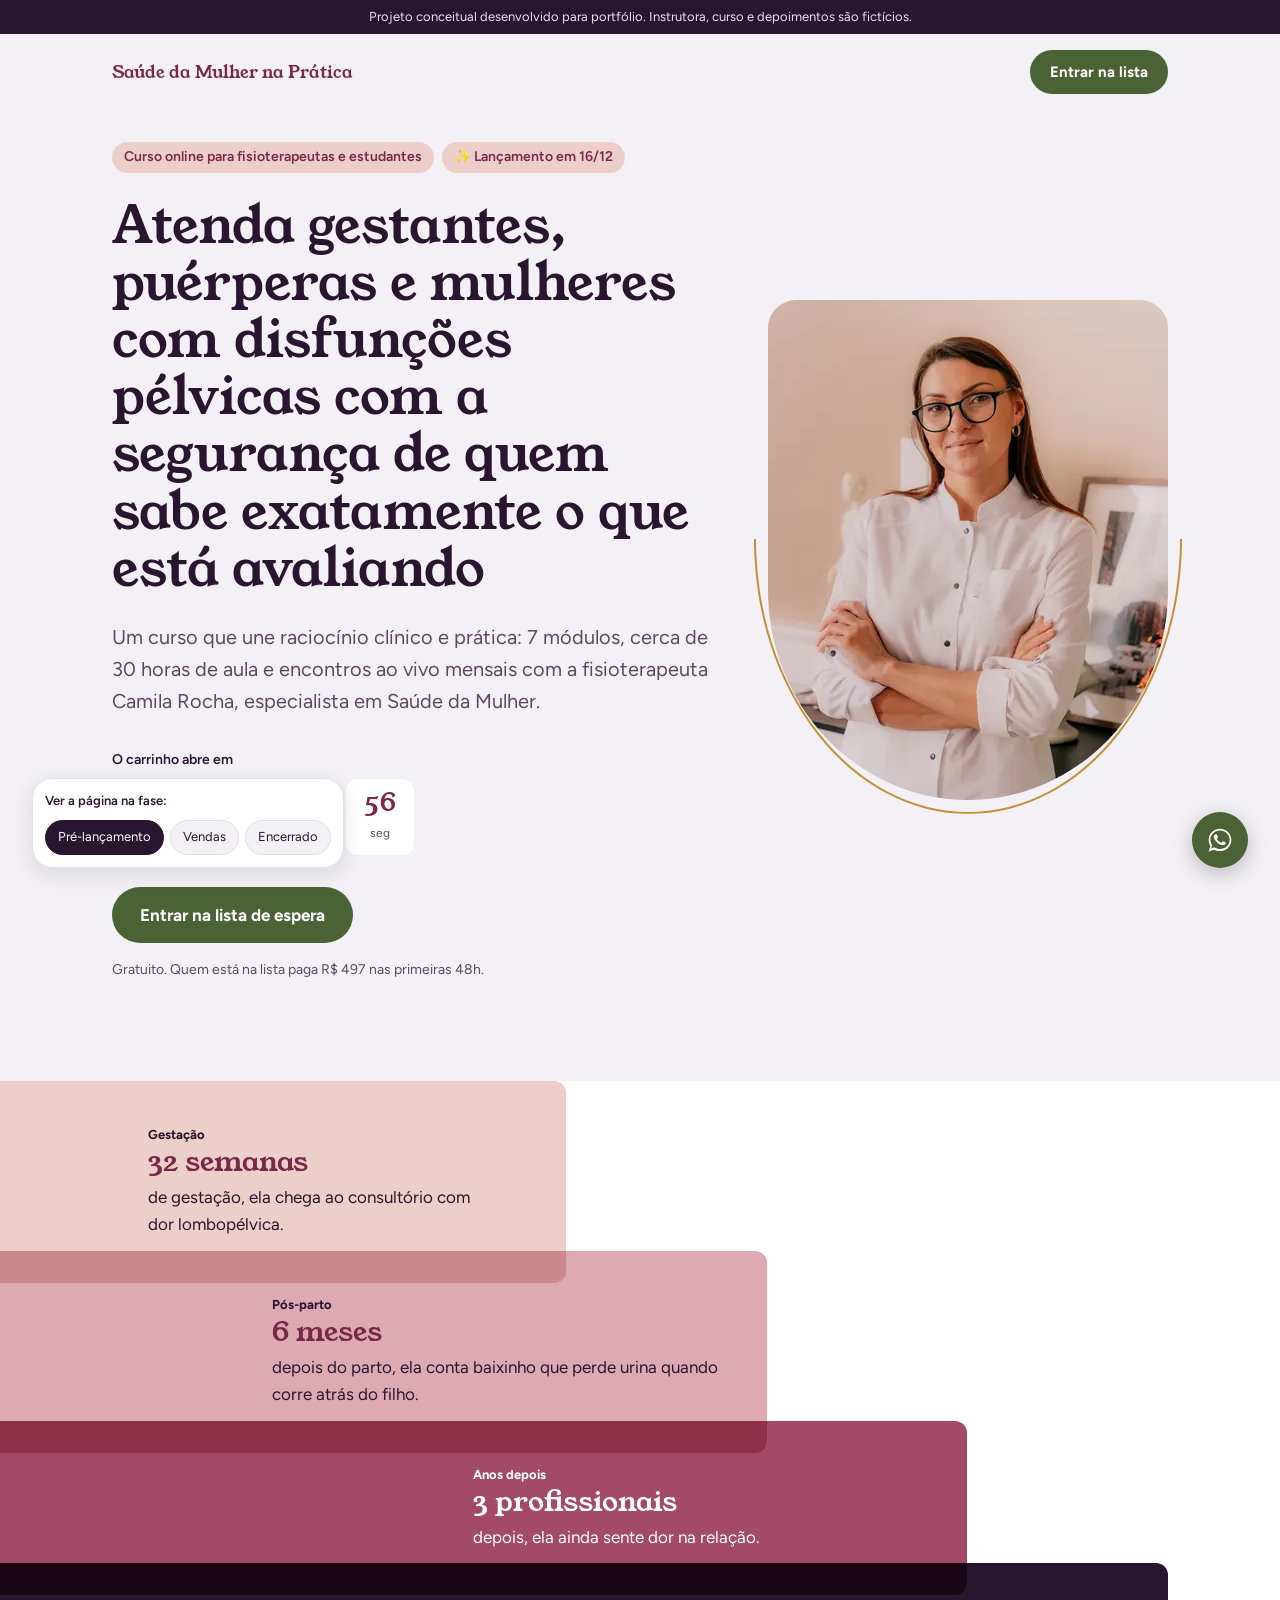
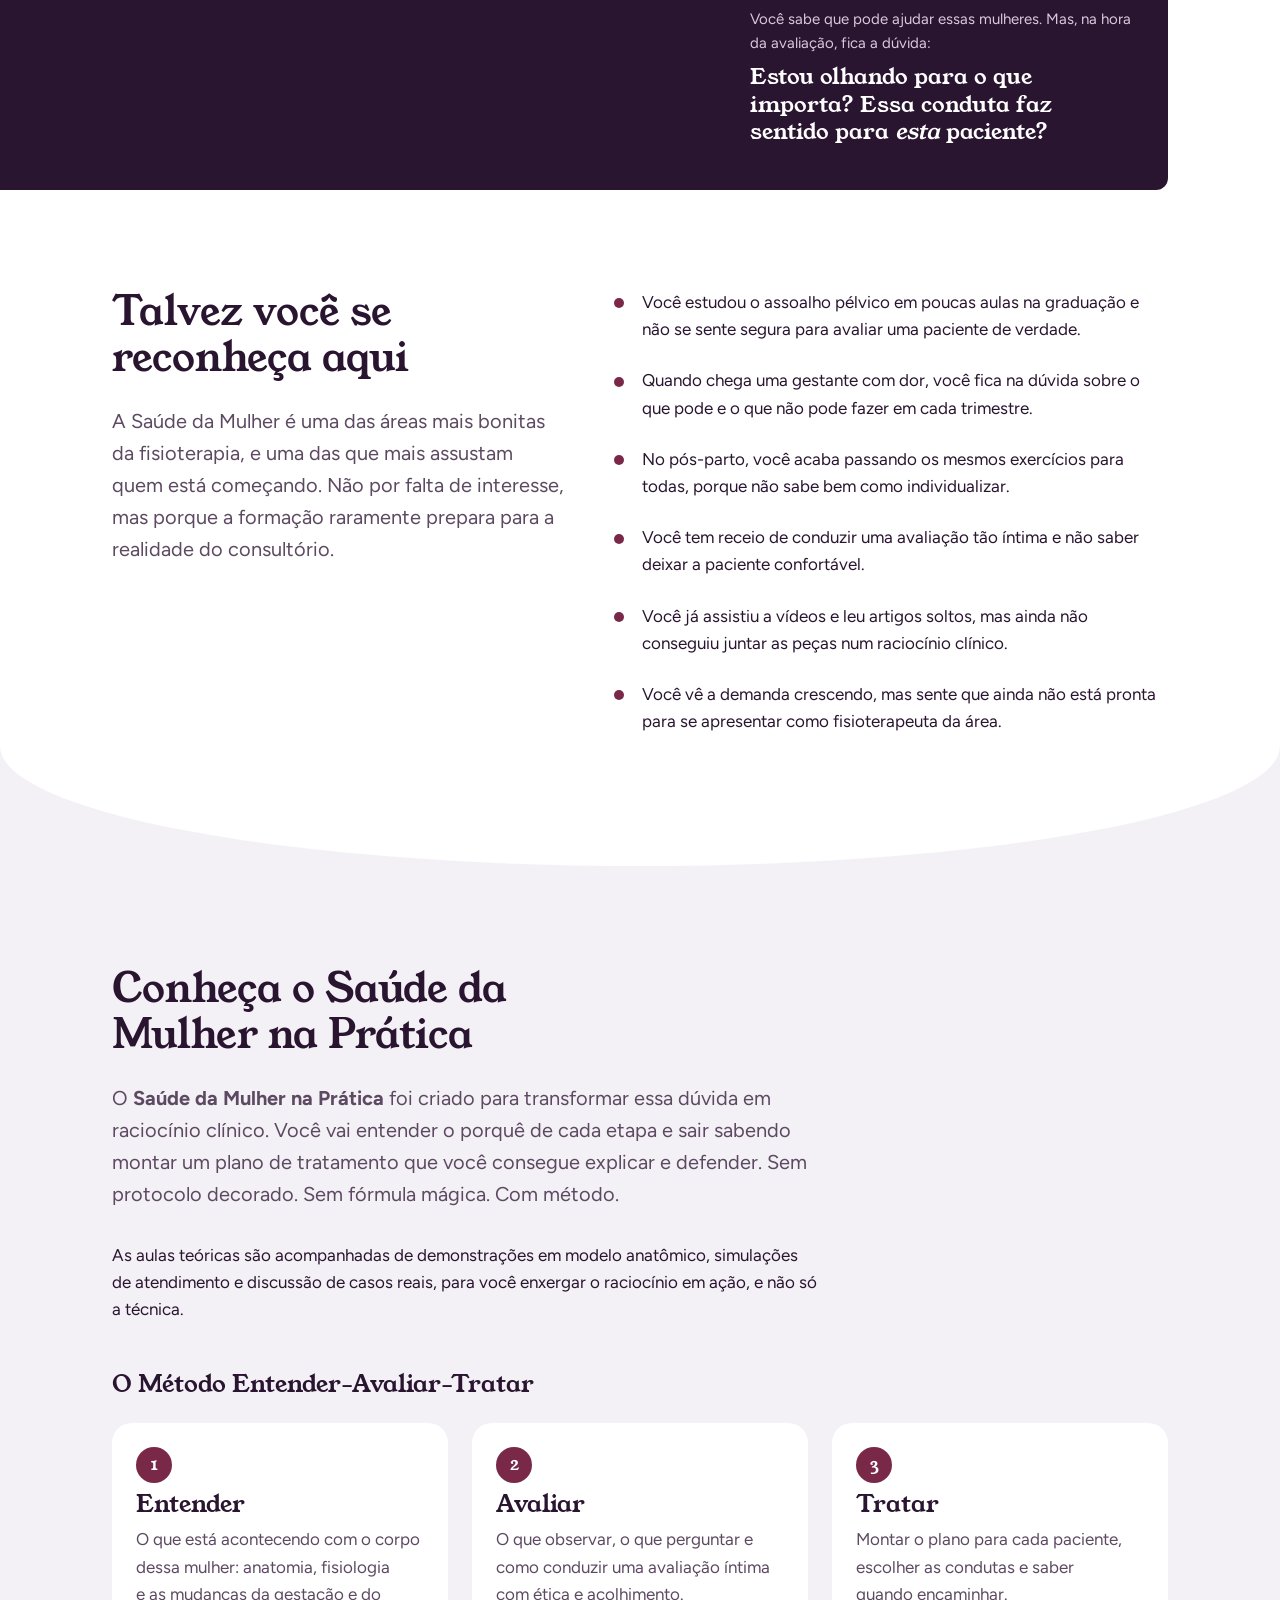
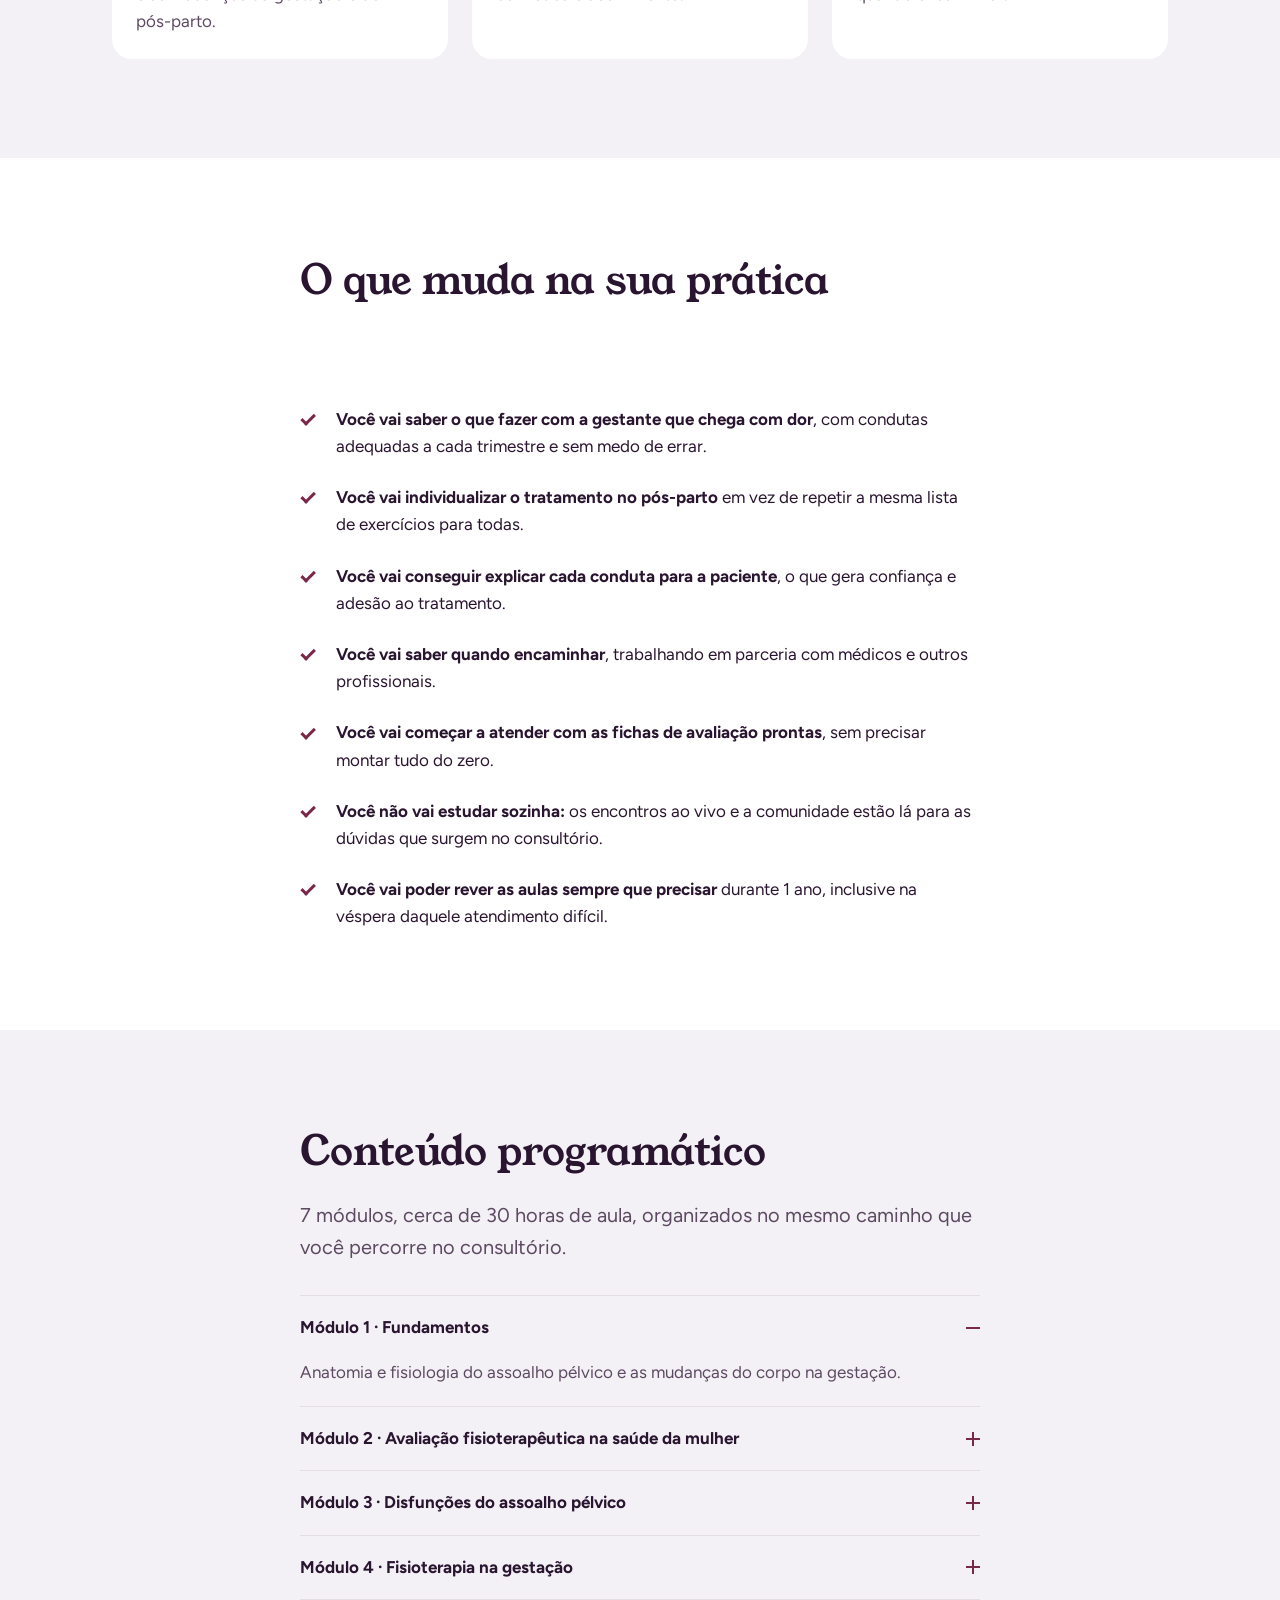
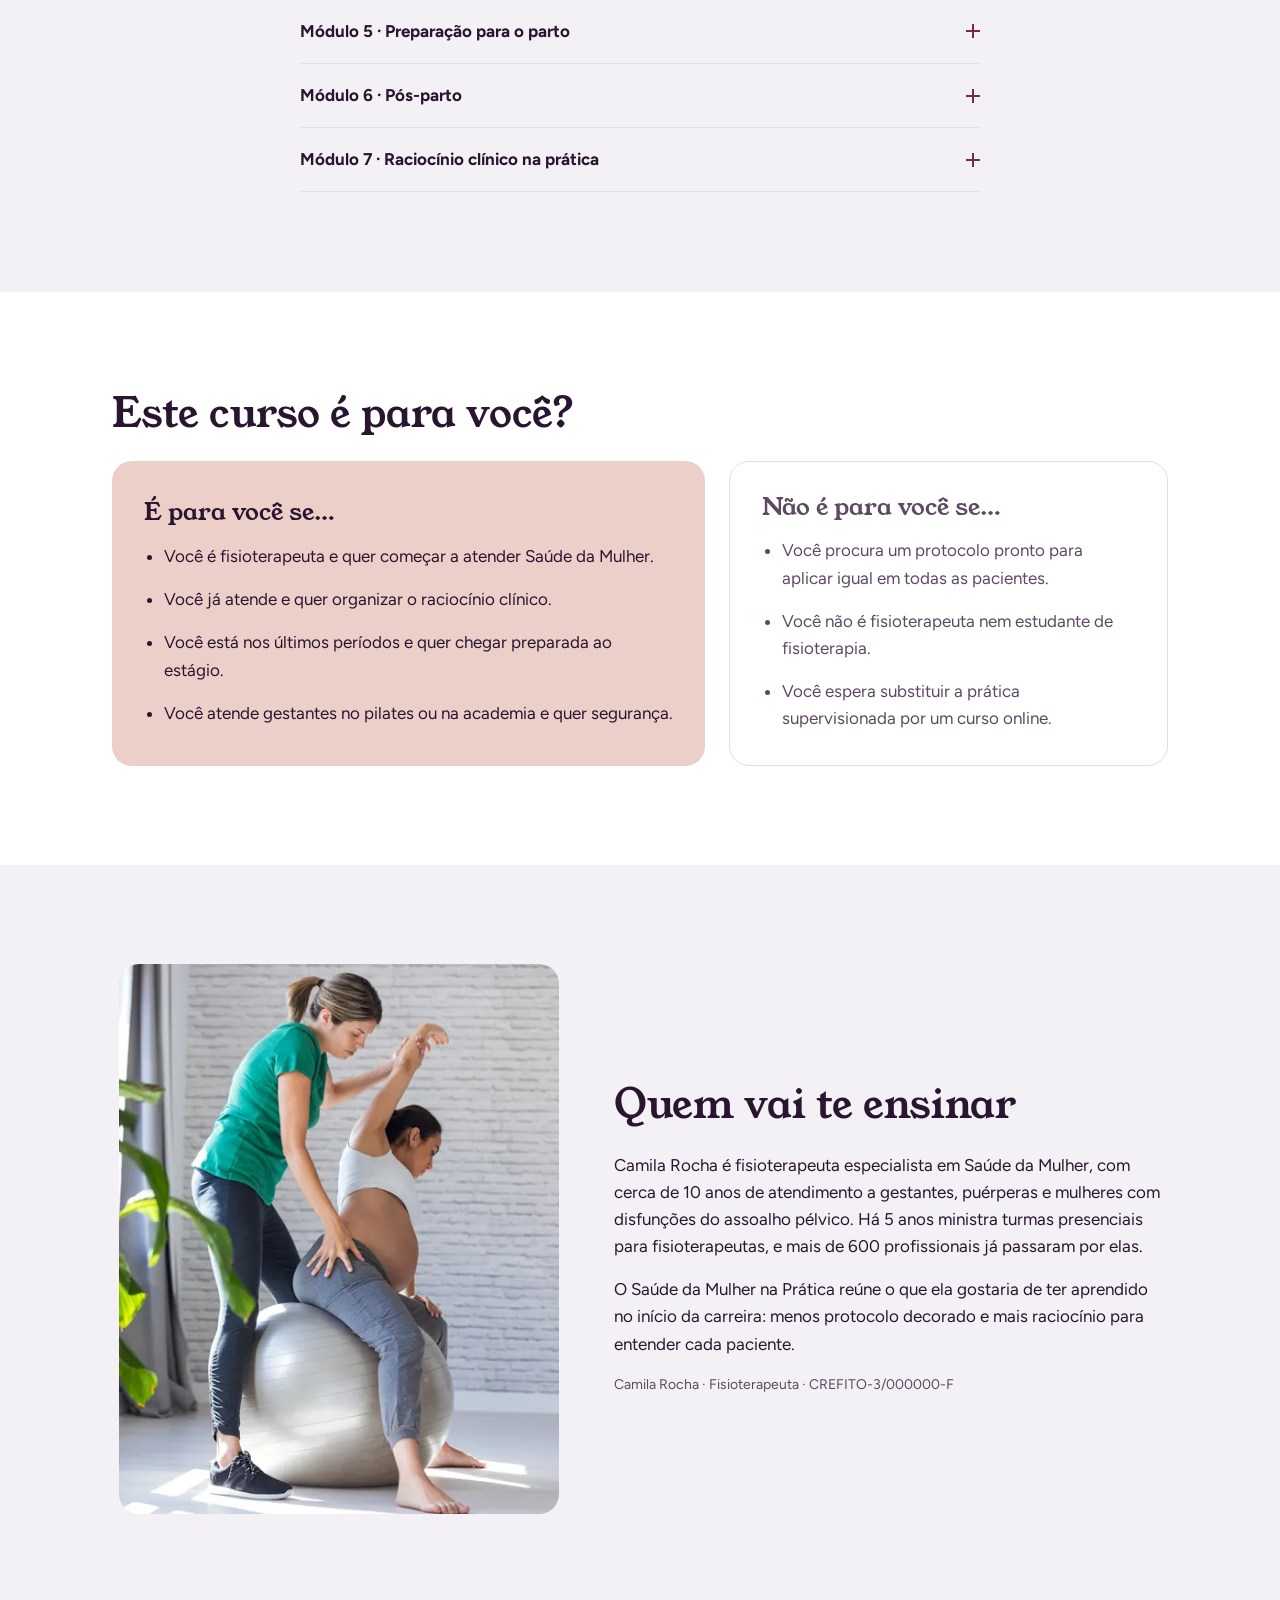
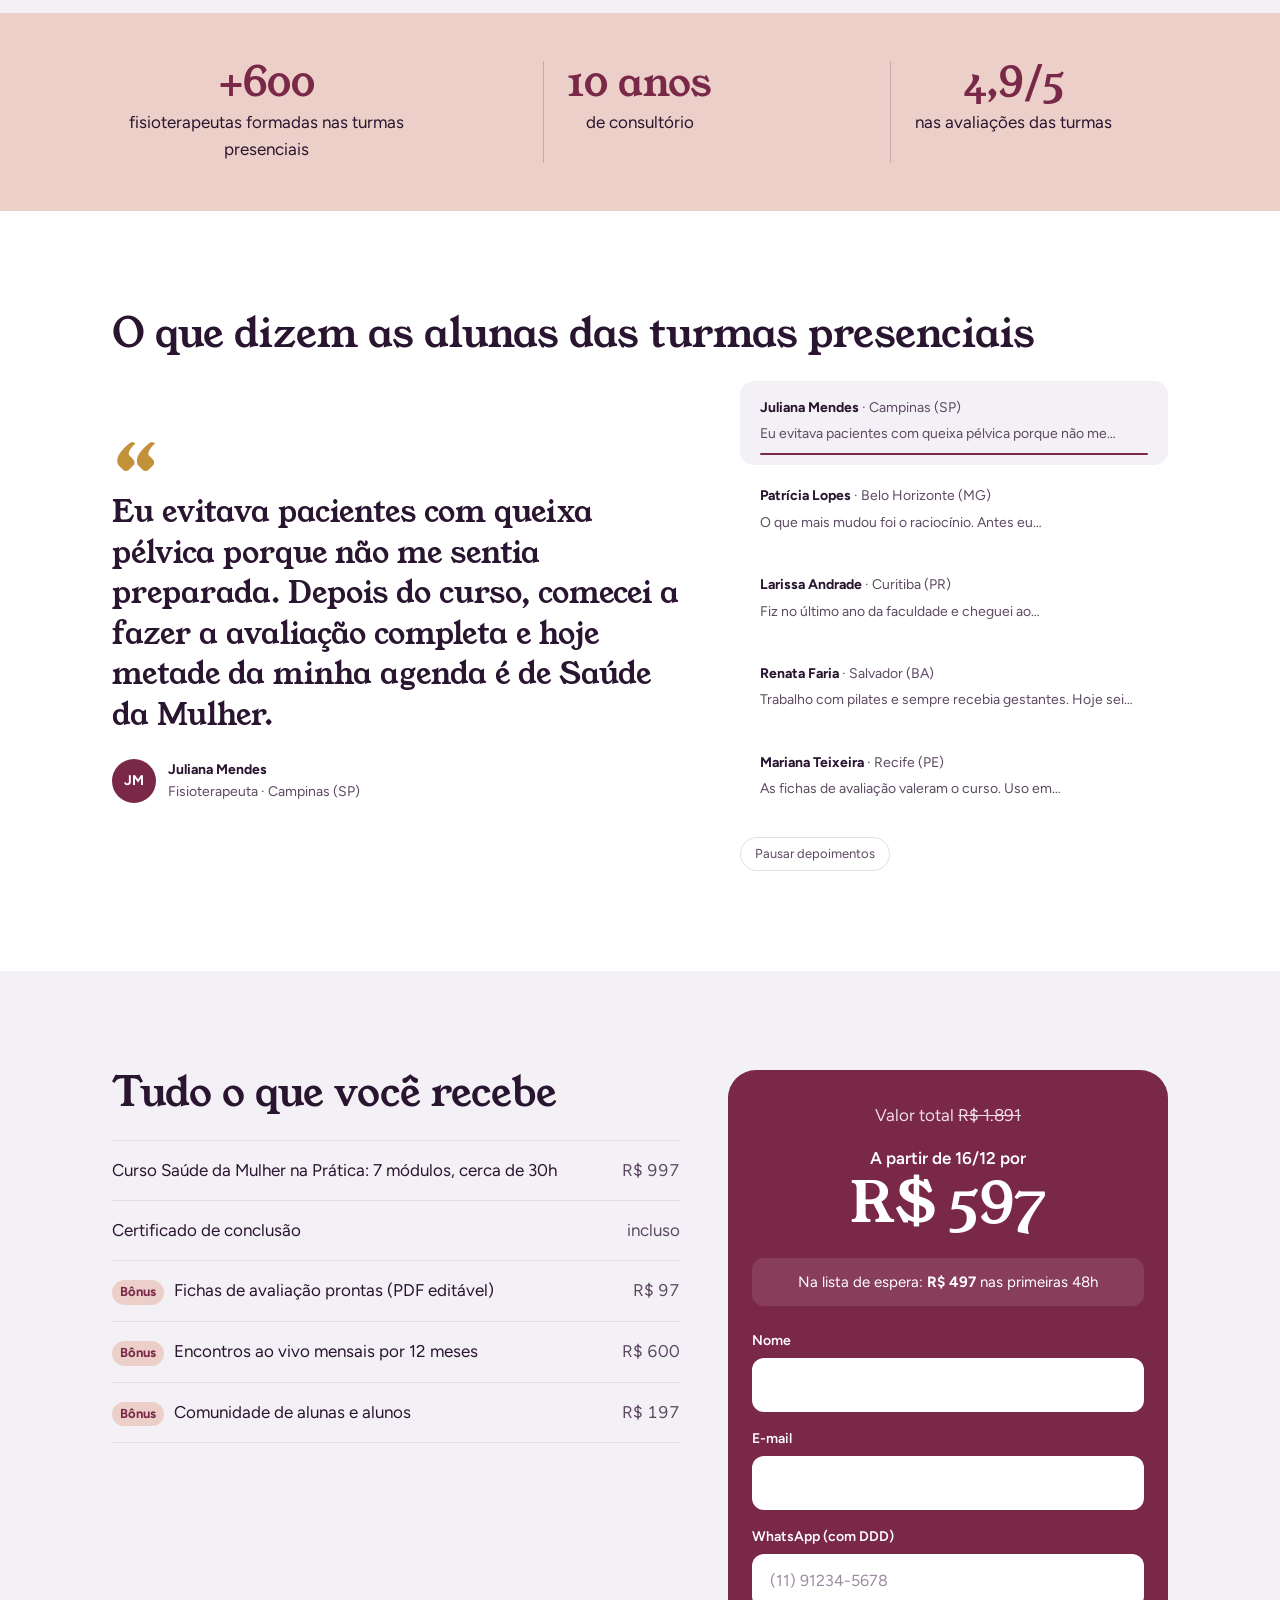
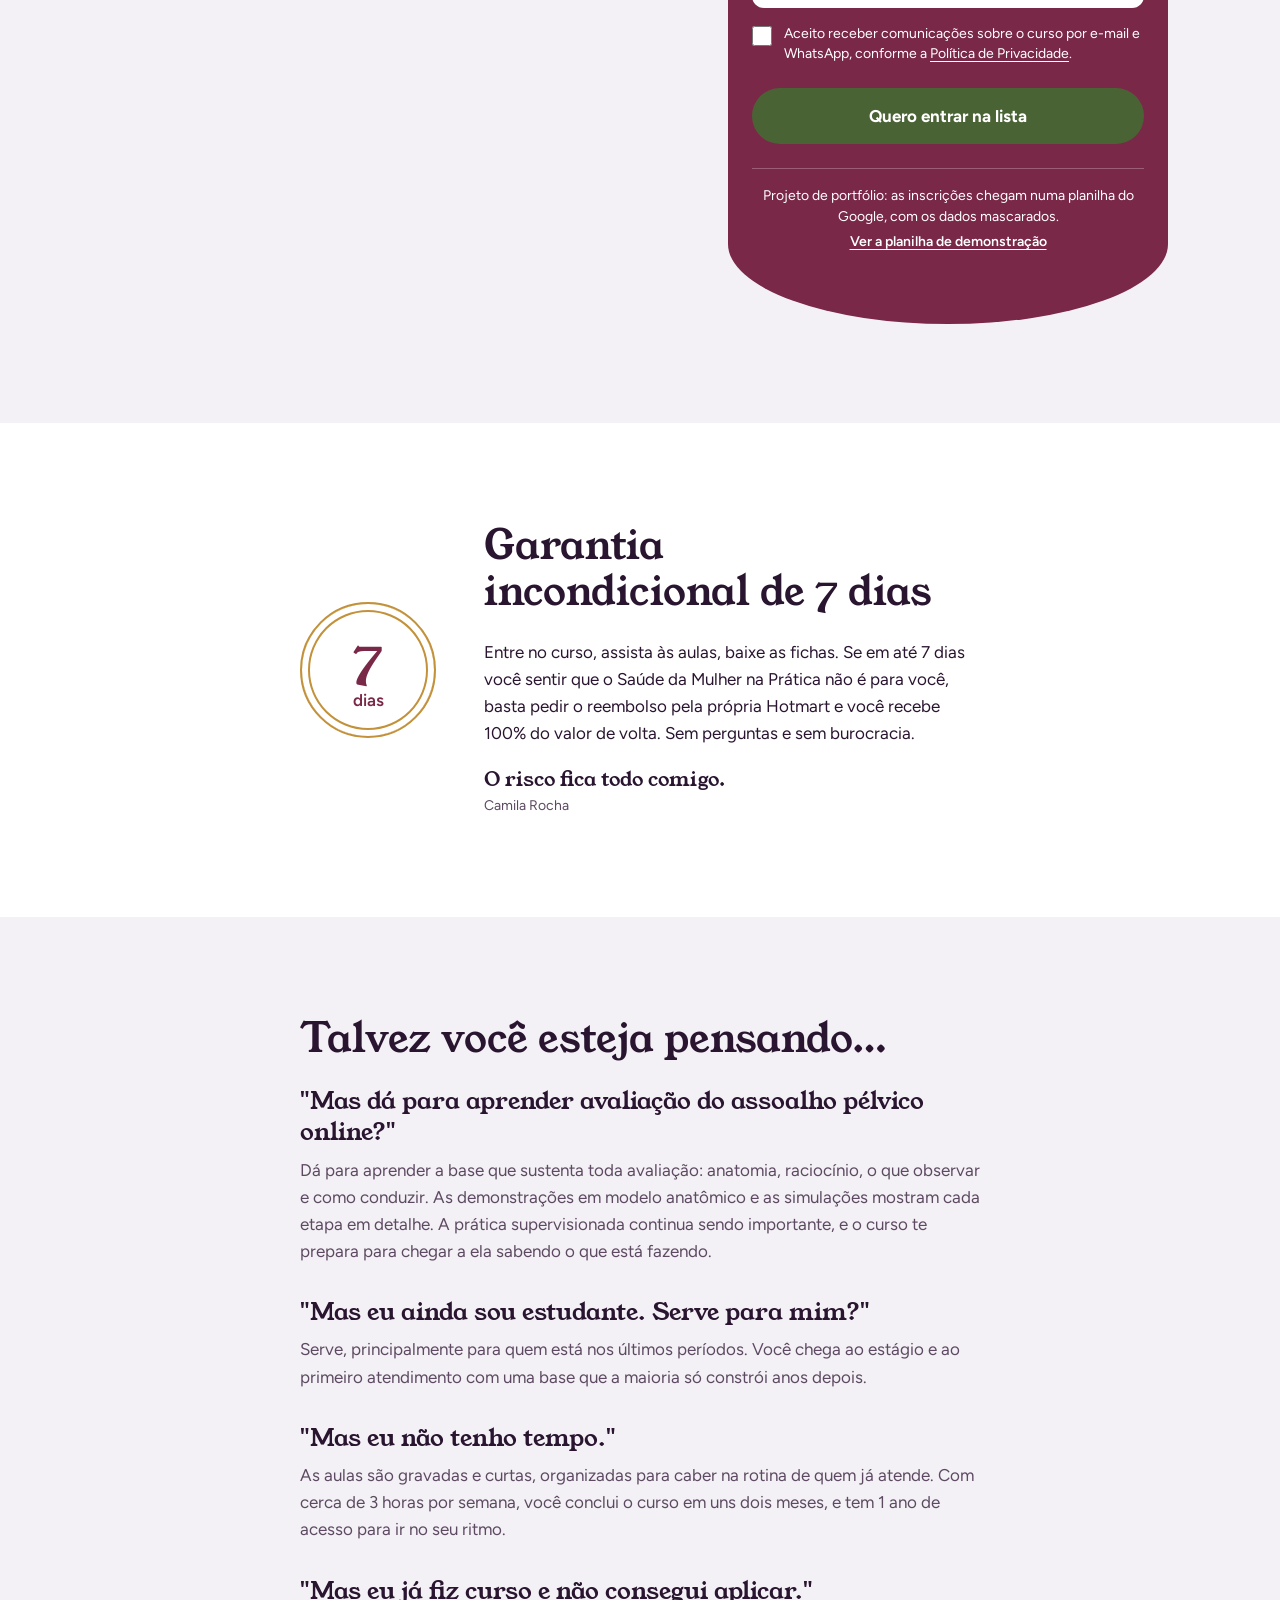
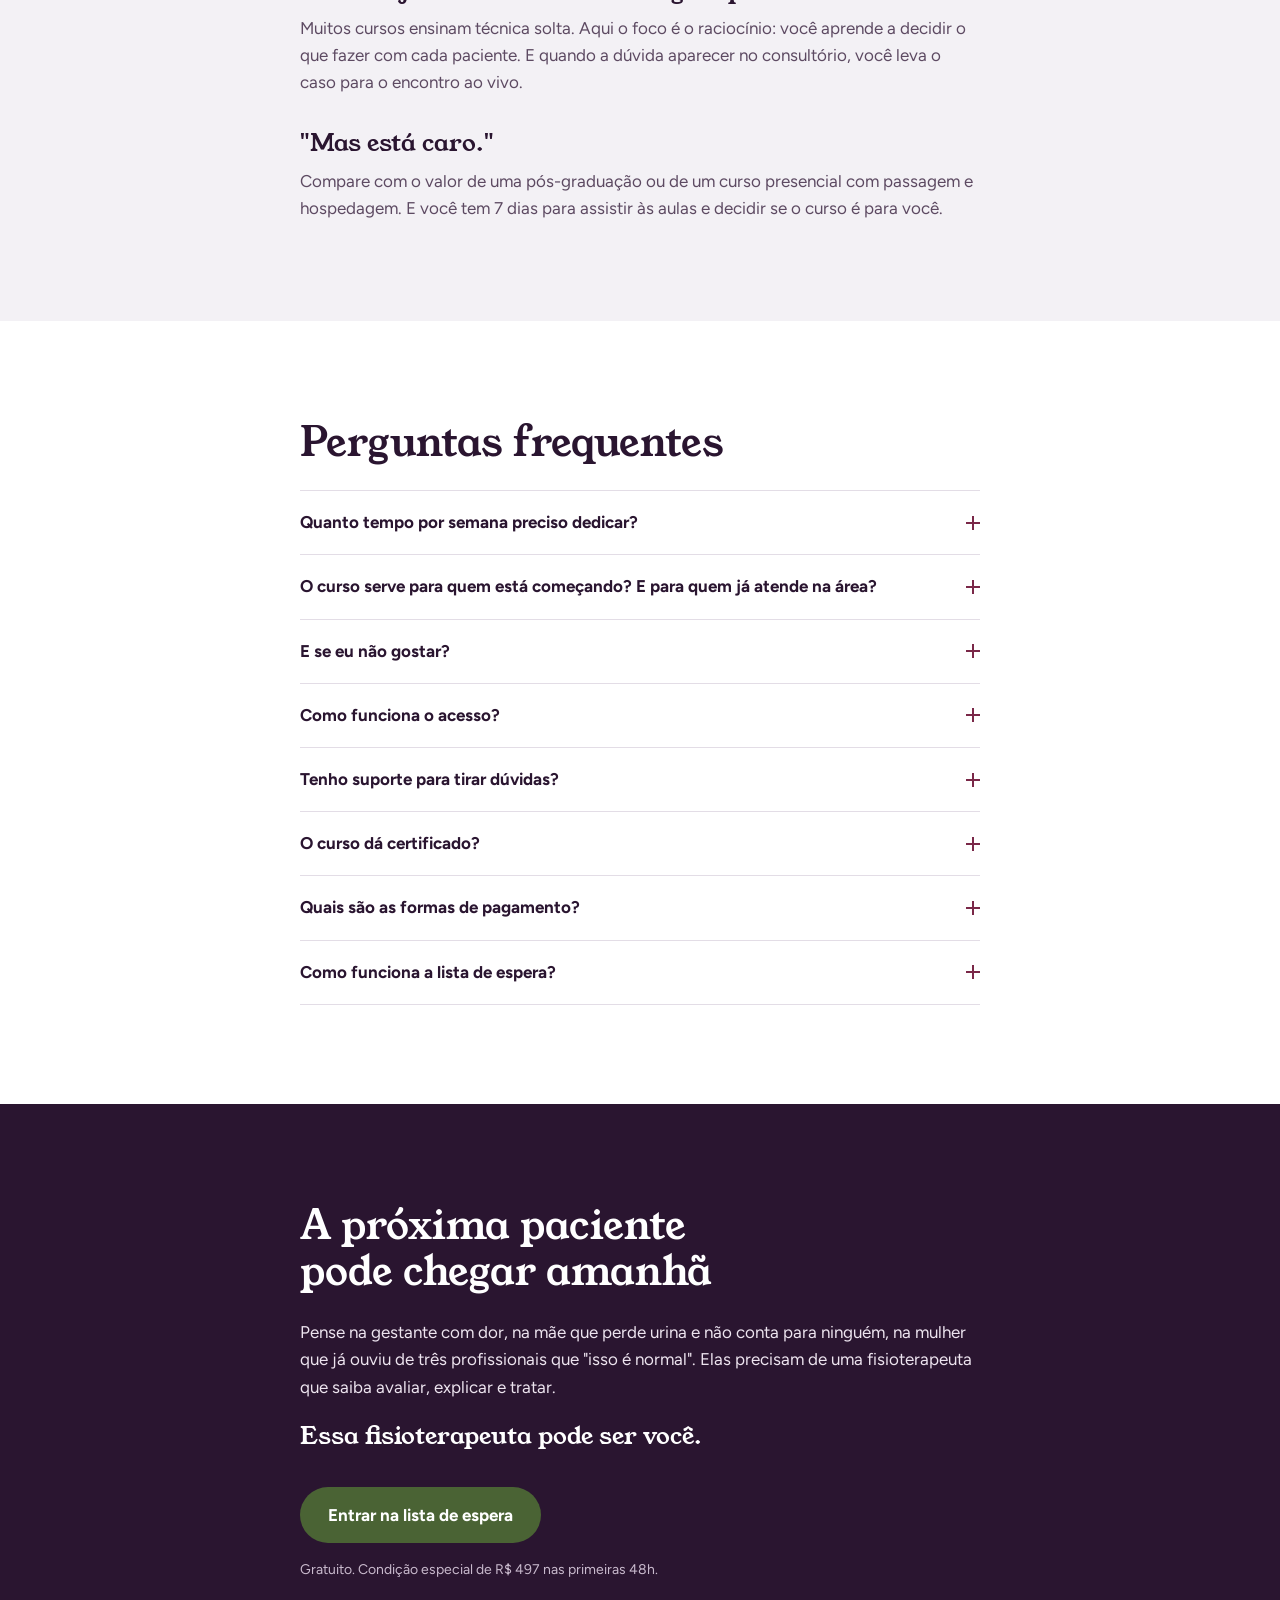
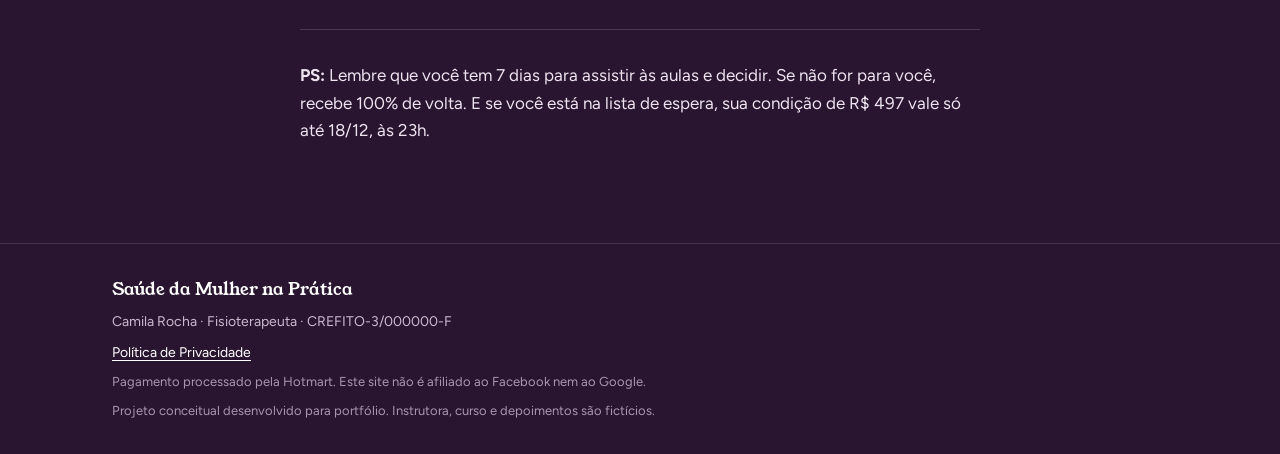
<file: index.html>
<!doctype html>
<!--
  Fase da página (controlada por js/main.js a partir do config.js):
    data-fase="pre"       → pré-lançamento (lista de espera)
    data-fase="aberto"    → carrinho aberto (vendas)
    data-fase="encerrado" → vendas encerradas
  Elementos com data-mostrar="pre|aberto|encerrado" aparecem só na(s) fase(s) indicada(s).
  O valor inicial "pre" garante uma página coerente mesmo antes do JS carregar.
-->
<html lang="pt-BR" data-fase="pre">
<head>
  <meta charset="utf-8">
  <meta name="viewport" content="width=device-width, initial-scale=1">

  <!-- ========== SEO ========== -->
  <title>Curso de Fisioterapia em Saúde da Mulher e Obstetrícia</title>
  <meta name="description" content="Curso online de fisioterapia em Saúde da Mulher: assoalho pélvico, gestação e pós-parto. Raciocínio clínico e prática. Certificado e aulas ao vivo.">
  <link rel="canonical" href="https://saudedamulher.vercel.app/">
  <meta name="robots" content="index, follow">
  <meta name="theme-color" content="#7A2848">

  <!-- ========== Open Graph (WhatsApp, Instagram, Facebook) ========== -->
  <meta property="og:type" content="website">
  <meta property="og:locale" content="pt_BR">
  <meta property="og:site_name" content="Saúde da Mulher na Prática">
  <meta property="og:title" content="Saúde da Mulher na Prática | Curso para fisioterapeutas">
  <meta property="og:description" content="Avalie e trate gestantes, puérperas e mulheres com disfunções pélvicas com segurança. Lista de espera aberta.">
  <meta property="og:url" content="https://saudedamulher.vercel.app/">
  <meta property="og:image" content="https://saudedamulher.vercel.app/assets/img/og-image.jpg">
  <meta property="og:image:width" content="1200">
  <meta property="og:image:height" content="630">
  <meta property="og:image:alt" content="Fisioterapeuta Camila Rocha, instrutora do curso Saúde da Mulher na Prática">
  <meta name="twitter:card" content="summary_large_image">

  <!-- ========== Ícones ========== -->
  <link rel="icon" href="assets/icons/favicon.svg" type="image/svg+xml">
  <link rel="apple-touch-icon" href="assets/icons/apple-touch-icon.png">

  <!-- ========== Fontes (Google Fonts) ========== -->
  <link rel="preconnect" href="https://fonts.googleapis.com">
  <link rel="preconnect" href="https://fonts.gstatic.com" crossorigin>
  <!-- Fontes carregadas sem bloquear a página: o texto aparece na hora
       (com a fonte do sistema) e troca quando as fontes chegam -->
  <link rel="preload" as="style" href="https://fonts.googleapis.com/css2?family=Figtree:wght@400;600;700&family=Young+Serif&display=swap">
  <link rel="stylesheet" href="https://fonts.googleapis.com/css2?family=Figtree:wght@400;600;700&family=Young+Serif&display=swap" media="print" onload="this.media='all'">
  <noscript><link rel="stylesheet" href="https://fonts.googleapis.com/css2?family=Figtree:wght@400;600;700&family=Young+Serif&display=swap"></noscript>

  <!-- Pré-carrega a imagem do hero (maior elemento da primeira dobra) -->
  <link rel="preload" as="image" type="image/webp" href="assets/img/camila-rocha-800.webp"
        imagesrcset="assets/img/camila-rocha-400.webp 400w, assets/img/camila-rocha-600.webp 600w, assets/img/camila-rocha-800.webp 800w"
        imagesizes="(min-width: 900px) 400px, 320px">

  <!-- ========== Estilos ========== -->
  <link rel="stylesheet" href="css/reset.css">
  <link rel="stylesheet" href="css/variables.css">
  <link rel="stylesheet" href="css/style.css">

  <!-- ========== Dados estruturados (schema.org) ==========
       Descreve o curso para buscadores e assistentes de IA. Não aparece na página.
       Sem preço aqui de propósito: o preço vive só no config.js. -->
  <script type="application/ld+json">
  {
    "@context": "https://schema.org",
    "@type": "Course",
    "name": "Saúde da Mulher na Prática",
    "description": "Curso online de fisioterapia pélvica e obstétrica para fisioterapeutas e estudantes: avaliação do assoalho pélvico, gestação, preparação para o parto e pós-parto.",
    "inLanguage": "pt-BR",
    "educationalLevel": "Profissional",
    "audience": {
      "@type": "EducationalAudience",
      "educationalRole": "Fisioterapeutas e estudantes de fisioterapia"
    },
    "provider": {
      "@type": "Person",
      "name": "Camila Rocha",
      "jobTitle": "Fisioterapeuta especialista em Saúde da Mulher"
    },
    "hasCourseInstance": {
      "@type": "CourseInstance",
      "courseMode": "online",
      "courseWorkload": "PT30H"
    }
  }
  </script>

  <!-- ========== Scripts (defer: não bloqueiam a renderização) ========== -->
  <!-- config.js SEMPRE primeiro: os demais leem window.CONFIG -->
  <script src="js/config.js" defer></script>
  <script src="js/utils.js" defer></script>
  <script src="js/tracking.js" defer></script>
  <script src="js/fase.js" defer></script>
  <script src="js/countdown.js" defer></script>
  <script src="js/checkout.js" defer></script>
  <script src="js/form.js" defer></script>
  <script src="js/trajeto.js" defer></script>
  <script src="js/revelar.js" defer></script>
  <script src="js/acordeao.js" defer></script>
  <script src="js/depoimentos.js" defer></script>
  <script src="js/main.js" defer></script>
</head>

<body>
  <a class="skip-link" href="#conteudo-principal">Pular para o conteúdo</a>

  <!-- Aviso de projeto conceitual -->
  <aside class="aviso-conceitual" aria-label="Aviso">
    Projeto conceitual desenvolvido para portfólio. Instrutora, curso e depoimentos são fictícios.
  </aside>

  <!-- Seletor de fase (só no modo portfólio; no celular fica aqui no topo,
       no desktop flutua no canto inferior esquerdo), ativado por mostrarSeletorFase no config.js) -->
  <aside class="seletor-fase" data-seletor-fase aria-label="Modo portfólio" hidden>
    <p class="seletor-fase__titulo" id="seletor-fase-titulo">Ver a página na fase:</p>
    <div class="seletor-fase__opcoes" role="group" aria-labelledby="seletor-fase-titulo">
      <button type="button" data-fase-opcao="pre">Pré-lançamento</button>
      <button type="button" data-fase-opcao="aberto">Vendas</button>
      <button type="button" data-fase-opcao="encerrado">Encerrado</button>
    </div>
  </aside>

  <!-- ========== CABEÇALHO ========== -->
  <!-- Menu mínimo de propósito: em página de tráfego pago, cada link extra é uma saída. -->
  <header class="cabecalho">
    <div class="container cabecalho__inner">
      <a class="marca" href="#inicio" aria-label="Saúde da Mulher na Prática, voltar ao início">
        Saúde da Mulher na Prática
      </a>
      <a class="btn btn--cta btn--pequeno" href="#lista-espera" data-cta="lista" data-mostrar="pre encerrado">Entrar na lista</a>
      <a class="btn btn--cta btn--pequeno" href="#oferta" data-mostrar="aberto">Garantir vaga</a>
    </div>
  </header>

  <main id="conteudo-principal">

    <!-- ========== 1. HERO ========== -->
    <section class="hero" id="inicio" aria-labelledby="hero-titulo">
      <div class="container hero__grid">
        <div class="hero__texto">
          <!-- Selos: o segundo muda conforme a fase (data vem do config.js) -->
          <div class="hero__selos">
            <p class="hero__selo">Curso online para fisioterapeutas e estudantes</p>
            <p class="hero__selo hero__selo--data" data-mostrar="pre">
              <span aria-hidden="true">✨</span> Lançamento em <span data-data="carrinhoAbre" data-formato="dia">03/11</span>
            </p>
            <p class="hero__selo hero__selo--data" data-mostrar="aberto">
              <span aria-hidden="true">✨</span> Inscrições abertas até <span data-data="carrinhoFecha" data-formato="dia">10/11</span>
            </p>
            <p class="hero__selo hero__selo--data" data-mostrar="encerrado">Inscrições encerradas</p>
          </div>

          <h1 id="hero-titulo" class="hero__titulo">
            Atenda gestantes, puérperas e mulheres com disfunções pélvicas com a segurança de quem sabe exatamente o que está avaliando
          </h1>

          <p class="hero__subtitulo">
            Um curso que une raciocínio clínico e prática: 7 módulos, cerca de 30 horas de aula e encontros ao vivo mensais com a fisioterapeuta Camila Rocha, especialista em Saúde da Mulher.
          </p>

          <!-- Contador: o alvo e o rótulo mudam conforme a fase (js/countdown.js) -->
          <div class="contador" data-contador data-mostrar="pre aberto" aria-live="off">
            <p class="contador__rotulo" data-contador-rotulo>O carrinho abre em</p>
            <div class="contador__numeros" role="timer">
              <div class="contador__item"><span data-contador-dias>--</span><small>dias</small></div>
              <div class="contador__item"><span data-contador-horas>--</span><small>horas</small></div>
              <div class="contador__item"><span data-contador-minutos>--</span><small>min</small></div>
              <div class="contador__item"><span data-contador-segundos>--</span><small>seg</small></div>
            </div>
          </div>

          <!-- CTA por fase -->
          <div class="hero__cta" data-mostrar="pre">
            <a class="btn btn--cta" href="#lista-espera" data-cta="lista">Entrar na lista de espera</a>
            <p class="microcopy">
              Gratuito. Quem está na lista paga <span data-preco="precoLista">R$ 497</span> nas primeiras 48h.
            </p>
          </div>
          <div class="hero__cta" data-mostrar="aberto">
            <a class="btn btn--cta" href="#oferta">Quero garantir minha vaga</a>
            <p class="microcopy">Acesso imediato. Certificado. Garantia de 7 dias.</p>
          </div>
          <div class="hero__cta" data-mostrar="encerrado">
            <a class="btn btn--cta" href="#lista-espera" data-cta="lista">Entrar na lista da próxima turma</a>
            <p class="microcopy">As inscrições desta turma foram encerradas.</p>
          </div>
        </div>

        <figure class="hero__foto">
          <!-- srcset: o navegador escolhe a versão certa para a tela (400px ou 800px de largura) -->
          <img src="assets/img/camila-rocha-800.webp"
               srcset="assets/img/camila-rocha-400.webp 400w, assets/img/camila-rocha-600.webp 600w, assets/img/camila-rocha-800.webp 800w"
               sizes="(min-width: 900px) 400px, 320px"
               alt="Fisioterapeuta Camila Rocha de jaleco branco, sorrindo, em seu consultório"
               width="800" height="1000" fetchpriority="high">
        </figure>
      </div>
    </section>

    <!-- ========== 2. PROBLEMA ==========
         Três partes: as "cenas" (três pacientes), a pergunta em destaque
         e, no desktop, título + lista de dores lado a lado. -->
    <section class="secao secao--problema" id="problema" aria-labelledby="problema-titulo">
      <div class="container">

        <!-- TRAJETO: a mesma mulher ao longo do tempo (gestação → pós-parto → anos depois).
             Faixas em "escada": a primeira sai da borda esquerda da tela e as outras descem um
             degrau à direita. Onde se sobrepõem, as cores se misturam numa terceira cor.
             Animação (js/trajeto.js): cada faixa desliza da esquerda quando entra na tela.
             Estrutura: o <li>/.degrau só posiciona (e é observado pelo JS);
             a .faixa dentro dele tem a cor e é ela que se move. -->
        <div class="trajeto" data-trajeto>
          <ol class="trajeto__paradas">
            <li class="degrau degrau--1" data-trajeto-item>
              <div class="faixa faixa--1">
                <p class="faixa__etapa">Gestação</p>
                <p class="faixa__numero">32 semanas</p>
                <p>de gestação, ela chega ao consultório com dor lombopélvica.</p>
              </div>
            </li>
            <li class="degrau degrau--2" data-trajeto-item>
              <div class="faixa faixa--2">
                <p class="faixa__etapa">Pós-parto</p>
                <p class="faixa__numero">6 meses</p>
                <p>depois do parto, ela conta baixinho que perde urina quando corre atrás do filho.</p>
              </div>
            </li>
            <li class="degrau degrau--3" data-trajeto-item>
              <div class="faixa faixa--3">
                <p class="faixa__etapa">Anos depois</p>
                <p class="faixa__numero">3 profissionais</p>
                <p>depois, ela ainda sente dor na relação.</p>
              </div>
            </li>
          </ol>

          <!-- Destino: a última faixa, com a pergunta que a leitora faz a si mesma -->
          <div class="degrau degrau--4" data-trajeto-item>
            <div class="faixa faixa--4">
              <p class="faixa__contexto">Você sabe que pode ajudar essas mulheres. Mas, na hora da avaliação, fica a dúvida:</p>
              <p class="faixa__pergunta">Estou olhando para o que importa? Essa conduta faz sentido para <em>esta</em> paciente?</p>
            </div>
          </div>
        </div>

        <div class="dores">
          <div class="dores__intro">
            <h2 id="problema-titulo" class="secao__titulo">Talvez você se reconheça aqui</h2>
            <p class="secao__intro">A Saúde da Mulher é uma das áreas mais bonitas da fisioterapia, e uma das que mais assustam quem está começando. Não por falta de interesse, mas porque a formação raramente prepara para a realidade do consultório.</p>
          </div>

          <ul class="lista-dores">
            <li>Você estudou o assoalho pélvico em poucas aulas na graduação e não se sente segura para avaliar uma paciente de verdade.</li>
            <li>Quando chega uma gestante com dor, você fica na dúvida sobre o que pode e o que não pode fazer em cada trimestre.</li>
            <li>No pós-parto, você acaba passando os mesmos exercícios para todas, porque não sabe bem como individualizar.</li>
            <li>Você tem receio de conduzir uma avaliação tão íntima e não saber deixar a paciente confortável.</li>
            <li>Você já assistiu a vídeos e leu artigos soltos, mas ainda não conseguiu juntar as peças num raciocínio clínico.</li>
            <li>Você vê a demanda crescendo, mas sente que ainda não está pronta para se apresentar como fisioterapeuta da área.</li>
          </ul>
        </div>
      </div>
    </section>

    <!-- ========== 3. O CURSO (solução + método) ========== -->
    <section class="secao secao--curso" id="curso" aria-labelledby="curso-titulo">
      <div class="container">
        <div class="container--texto">
          <h2 id="curso-titulo" class="secao__titulo">Conheça o Saúde da Mulher na Prática</h2>
          <p class="secao__intro">O <strong>Saúde da Mulher na Prática</strong> foi criado para transformar essa dúvida em raciocínio clínico. Você vai entender o porquê de cada etapa e sair sabendo montar um plano de tratamento que você consegue explicar e defender. Sem protocolo decorado. Sem fórmula mágica. Com método.</p>
          <p>As aulas teóricas são acompanhadas de demonstrações em modelo anatômico, simulações de atendimento e discussão de casos reais, para você enxergar o raciocínio em ação, e não só a técnica.</p>
        </div>

        <!-- O método é uma sequência real, por isso a lista ordenada -->
        <h3 class="metodo__titulo">O Método Entender-Avaliar-Tratar</h3>
        <ol class="metodo">
          <li class="metodo__passo">
            <h4>Entender</h4>
            <p>O que está acontecendo com o corpo dessa mulher: anatomia, fisiologia e as mudanças da gestação e do pós-parto.</p>
          </li>
          <li class="metodo__passo">
            <h4>Avaliar</h4>
            <p>O que observar, o que perguntar e como conduzir uma avaliação íntima com ética e acolhimento.</p>
          </li>
          <li class="metodo__passo">
            <h4>Tratar</h4>
            <p>Montar o plano para cada paciente, escolher as condutas e saber quando encaminhar.</p>
          </li>
        </ol>
      </div>
    </section>

    <!-- ========== 4. BENEFÍCIOS ========== -->
    <section class="secao secao--beneficios" id="beneficios" aria-labelledby="beneficios-titulo">
      <div class="container container--texto">
        <h2 id="beneficios-titulo" class="secao__titulo">O que muda na sua prática</h2>
        <ul class="lista-beneficios">
          <li><strong>Você vai conduzir uma avaliação do assoalho pélvico com segurança</strong>, sabendo o que observar, o que perguntar e como deixar a paciente à vontade.</li>
          <li><strong>Você vai saber o que fazer com a gestante que chega com dor</strong>, com condutas adequadas a cada trimestre e sem medo de errar.</li>
          <li><strong>Você vai individualizar o tratamento no pós-parto</strong> em vez de repetir a mesma lista de exercícios para todas.</li>
          <li><strong>Você vai conseguir explicar cada conduta para a paciente</strong>, o que gera confiança e adesão ao tratamento.</li>
          <li><strong>Você vai saber quando encaminhar</strong>, trabalhando em parceria com médicos e outros profissionais.</li>
          <li><strong>Você vai começar a atender com as fichas de avaliação prontas</strong>, sem precisar montar tudo do zero.</li>
          <li><strong>Você não vai estudar sozinha:</strong> os encontros ao vivo e a comunidade estão lá para as dúvidas que surgem no consultório.</li>
          <li><strong>Você vai poder rever as aulas sempre que precisar</strong> durante 1 ano, inclusive na véspera daquele atendimento difícil.</li>
        </ul>
      </div>
    </section>

    <!-- ========== 5. CONTEÚDO PROGRAMÁTICO ========== -->
    <!-- <details>/<summary>: acordeão nativo, acessível e funciona sem JS.
         O atributo name="…" igual em todos faz o navegador manter só um aberto por vez. -->
    <section class="secao secao--conteudo" id="conteudo" aria-labelledby="conteudo-titulo">
      <div class="container container--texto">
        <h2 id="conteudo-titulo" class="secao__titulo">Conteúdo programático</h2>
        <p class="secao__intro">7 módulos, cerca de 30 horas de aula, organizados no mesmo caminho que você percorre no consultório.</p>

        <div class="acordeao" data-acordeao>
          <details class="acordeao__item" name="modulos" open>
            <summary>Módulo 1 · Fundamentos</summary>
            <p>Anatomia e fisiologia do assoalho pélvico e as mudanças do corpo na gestação.</p>
          </details>
          <details class="acordeao__item" name="modulos">
            <summary>Módulo 2 · Avaliação fisioterapêutica na saúde da mulher</summary>
            <p>Anamnese, exame físico, ética e consentimento.</p>
          </details>
          <details class="acordeao__item" name="modulos">
            <summary>Módulo 3 · Disfunções do assoalho pélvico</summary>
            <p>Incontinência urinária, prolapsos e dor pélvica.</p>
          </details>
          <details class="acordeao__item" name="modulos">
            <summary>Módulo 4 · Fisioterapia na gestação</summary>
            <p>Dor lombopélvica, exercícios e adaptações por trimestre.</p>
          </details>
          <details class="acordeao__item" name="modulos">
            <summary>Módulo 5 · Preparação para o parto</summary>
            <p>Preparação para o parto e atuação da fisioterapia no trabalho de parto.</p>
          </details>
          <details class="acordeao__item" name="modulos">
            <summary>Módulo 6 · Pós-parto</summary>
            <p>Recuperação perineal, diástase abdominal e retorno ao exercício.</p>
          </details>
          <details class="acordeao__item" name="modulos">
            <summary>Módulo 7 · Raciocínio clínico na prática</summary>
            <p>Casos, quando encaminhar e como montar o plano de tratamento.</p>
          </details>
        </div>
      </div>
    </section>

    <!-- ========== 6. PARA QUEM É / NÃO É ========== -->
    <section class="secao secao--para-quem" id="para-quem" aria-labelledby="para-quem-titulo">
      <div class="container">
        <h2 id="para-quem-titulo" class="secao__titulo">Este curso é para você?</h2>
        <div class="para-quem__grid">
          <div class="para-quem__coluna para-quem__coluna--sim">
            <h3>É para você se…</h3>
            <ul>
              <li>Você é fisioterapeuta e quer começar a atender Saúde da Mulher.</li>
              <li>Você já atende e quer organizar o raciocínio clínico.</li>
              <li>Você está nos últimos períodos e quer chegar preparada ao estágio.</li>
              <li>Você atende gestantes no pilates ou na academia e quer segurança.</li>
            </ul>
          </div>
          <div class="para-quem__coluna para-quem__coluna--nao">
            <h3>Não é para você se…</h3>
            <ul>
              <li>Você procura um protocolo pronto para aplicar igual em todas as pacientes.</li>
              <li>Você não é fisioterapeuta nem estudante de fisioterapia.</li>
              <li>Você espera substituir a prática supervisionada por um curso online.</li>
            </ul>
          </div>
        </div>
      </div>
    </section>

    <!-- ========== 7. INSTRUTORA ========== -->
    <section class="secao secao--instrutora" id="instrutora" aria-labelledby="instrutora-titulo">
      <div class="container instrutora__grid">
        <figure class="instrutora__foto">
          <img src="assets/img/camila-rocha-consultorio-960.webp"
               srcset="assets/img/camila-rocha-consultorio-480.webp 480w, assets/img/camila-rocha-consultorio-720.webp 720w, assets/img/camila-rocha-consultorio-960.webp 960w"
               sizes="(min-width: 900px) 440px, 360px"
               alt="Fisioterapeuta orientando uma gestante durante exercício na bola suíça"
               width="960" height="1200" loading="lazy" decoding="async">
        </figure>
        <div class="instrutora__texto">
          <h2 id="instrutora-titulo" class="secao__titulo">Quem vai te ensinar</h2>
          <p>Camila Rocha é fisioterapeuta especialista em Saúde da Mulher, com cerca de 10 anos de atendimento a gestantes, puérperas e mulheres com disfunções do assoalho pélvico. Há 5 anos ministra turmas presenciais para fisioterapeutas, e mais de 600 profissionais já passaram por elas.</p>
          <p>O Saúde da Mulher na Prática reúne o que ela gostaria de ter aprendido no início da carreira: menos protocolo decorado e mais raciocínio para entender cada paciente.</p>
          <p class="instrutora__registro">Camila Rocha · Fisioterapeuta · CREFITO-3/000000-F</p>
        </div>
      </div>
    </section>

    <!-- ========== 8. NÚMEROS (faixa) + DEPOIMENTOS ========== -->
    <section class="faixa-numeros" aria-label="Números da instrutora">
      <ul class="container numeros">
        <li><strong>+600</strong> fisioterapeutas formadas nas turmas presenciais</li>
        <li><strong>10 anos</strong> de consultório</li>
        <li><strong>4,9/5</strong> nas avaliações das turmas</li>
      </ul>
    </section>

    <section class="secao secao--depoimentos" id="depoimentos" aria-labelledby="depoimentos-titulo">
      <div class="container">

        <h2 id="depoimentos-titulo" class="secao__titulo">O que dizem as alunas das turmas presenciais</h2>

        <!-- Depoimentos em destaque, trocando sozinhos (js/depoimentos.js).
             Sem JS: os cinco aparecem um embaixo do outro.
             Com JS: um por vez no "palco" e, ao lado, a lista com a barra de tempo.
             A lista é só visual (aria-hidden): o conteúdo completo está nos <figure>. -->
        <div class="depoimentos" data-depoimentos>
          <div class="depoimentos__palco">
            <figure class="depoimento" data-depoimento>
              <blockquote><p>Eu evitava pacientes com queixa pélvica porque não me sentia preparada. Depois do curso, comecei a fazer a avaliação completa e hoje metade da minha agenda é de Saúde da Mulher.</p></blockquote>
              <figcaption class="depoimento__pessoa">
                <span class="depoimento__iniciais" aria-hidden="true">JM</span>
                <span><strong>Juliana Mendes</strong><br>Fisioterapeuta · Campinas (SP)</span>
              </figcaption>
            </figure>
            <figure class="depoimento" data-depoimento>
              <blockquote><p>O que mais mudou foi o raciocínio. Antes eu seguia protocolo; agora eu entendo o que estou avaliando e consigo justificar cada escolha, inclusive para a equipe médica da clínica.</p></blockquote>
              <figcaption class="depoimento__pessoa">
                <span class="depoimento__iniciais" aria-hidden="true">PL</span>
                <span><strong>Patrícia Lopes</strong><br>Fisioterapeuta · Belo Horizonte (MG)</span>
              </figcaption>
            </figure>
            <figure class="depoimento" data-depoimento>
              <blockquote><p>Fiz no último ano da faculdade e cheguei ao estágio de Saúde da Mulher sabendo o que fazer. A supervisora perguntou onde eu tinha aprendido a avaliação.</p></blockquote>
              <figcaption class="depoimento__pessoa">
                <span class="depoimento__iniciais" aria-hidden="true">LA</span>
                <span><strong>Larissa Andrade</strong><br>Estudante de Fisioterapia · Curitiba (PR)</span>
              </figcaption>
            </figure>
            <figure class="depoimento" data-depoimento>
              <blockquote><p>Trabalho com pilates e sempre recebia gestantes. Hoje sei adaptar os exercícios por trimestre com segurança, e as alunas percebem a diferença.</p></blockquote>
              <figcaption class="depoimento__pessoa">
                <span class="depoimento__iniciais" aria-hidden="true">RF</span>
                <span><strong>Renata Faria</strong><br>Fisioterapeuta · Salvador (BA)</span>
              </figcaption>
            </figure>
            <figure class="depoimento" data-depoimento>
              <blockquote><p>As fichas de avaliação valeram o curso. Uso em todos os atendimentos e elas me ajudaram a organizar minha primeira consulta.</p></blockquote>
              <figcaption class="depoimento__pessoa">
                <span class="depoimento__iniciais" aria-hidden="true">MT</span>
                <span><strong>Mariana Teixeira</strong><br>Fisioterapeuta · Recife (PE)</span>
              </figcaption>
            </figure>
          </div>

          <div class="depoimentos__lateral">
            <ol class="depoimentos__lista" aria-hidden="true">
            <li class="depoimentos__item" data-depoimento-item>
              <p><strong>Juliana Mendes</strong> · Campinas (SP)</p>
              <p class="depoimentos__trecho">Eu evitava pacientes com queixa pélvica porque não me…</p>
              <span class="depoimentos__progresso"></span>
            </li>
            <li class="depoimentos__item" data-depoimento-item>
              <p><strong>Patrícia Lopes</strong> · Belo Horizonte (MG)</p>
              <p class="depoimentos__trecho">O que mais mudou foi o raciocínio. Antes eu…</p>
              <span class="depoimentos__progresso"></span>
            </li>
            <li class="depoimentos__item" data-depoimento-item>
              <p><strong>Larissa Andrade</strong> · Curitiba (PR)</p>
              <p class="depoimentos__trecho">Fiz no último ano da faculdade e cheguei ao…</p>
              <span class="depoimentos__progresso"></span>
            </li>
            <li class="depoimentos__item" data-depoimento-item>
              <p><strong>Renata Faria</strong> · Salvador (BA)</p>
              <p class="depoimentos__trecho">Trabalho com pilates e sempre recebia gestantes. Hoje sei…</p>
              <span class="depoimentos__progresso"></span>
            </li>
            <li class="depoimentos__item" data-depoimento-item>
              <p><strong>Mariana Teixeira</strong> · Recife (PE)</p>
              <p class="depoimentos__trecho">As fichas de avaliação valeram o curso. Uso em…</p>
              <span class="depoimentos__progresso"></span>
            </li>
            </ol>
            <button class="depoimentos__pausar" type="button" data-depoimentos-pausar aria-pressed="false">
              Pausar depoimentos
            </button>
          </div>
        </div>
      </div>
    </section>

    <!-- ========== 9. OFERTA (+ bônus + lista de espera) ========== -->
    <section class="secao secao--oferta" id="oferta" aria-labelledby="oferta-titulo">
      <div class="container oferta__grid">

        <div class="oferta__itens">
          <h2 id="oferta-titulo" class="secao__titulo">Tudo o que você recebe</h2>
          <ul class="stack">
            <li class="stack__item">
              <span class="stack__nome">Curso Saúde da Mulher na Prática: 7 módulos, cerca de 30h</span>
              <span class="stack__valor">R$ 997</span>
            </li>
            <li class="stack__item">
              <span class="stack__nome">Certificado de conclusão</span>
              <span class="stack__valor">incluso</span>
            </li>
            <li class="stack__item stack__item--bonus">
              <span class="stack__nome"><em>Bônus</em> Fichas de avaliação prontas (PDF editável)</span>
              <span class="stack__valor">R$ 97</span>
            </li>
            <li class="stack__item stack__item--bonus">
              <span class="stack__nome"><em>Bônus</em> Encontros ao vivo mensais por 12 meses</span>
              <span class="stack__valor">R$ 600</span>
            </li>
            <li class="stack__item stack__item--bonus">
              <span class="stack__nome"><em>Bônus</em> Comunidade de alunas e alunos</span>
              <span class="stack__valor">R$ 197</span>
            </li>
          </ul>
        </div>

        <!-- Card de preço: conteúdo muda por fase -->
        <div class="preco">
          <p class="preco__ancora">Valor total <s data-preco="valorTotal">R$ 1.891</s></p>

          <!-- Pré-lançamento: preço + formulário da lista de espera -->
          <div data-mostrar="pre">
            <p class="preco__label">A partir de <span data-data="carrinhoAbre" data-formato="dia">03/11</span> por</p>
            <p class="preco__valor" data-preco="preco">R$ 597</p>
            <p class="preco__destaque">Na lista de espera: <strong data-preco="precoLista">R$ 497</strong> nas primeiras 48h</p>
          </div>

          <!-- Carrinho aberto -->
          <div data-mostrar="aberto">
            <p class="preco__label">Hoje por</p>
            <p class="preco__valor" data-preco="preco">R$ 597</p>
            <p class="preco__parcelas">ou em até <span data-parcelas>12</span>x no cartão</p>
            <p class="preco__destaque">
              Está na lista de espera? Seu valor é <strong data-preco="precoLista">R$ 497</strong> até <span data-data="condicaoAte">05/11, às 20h</span>.
            </p>
            <a class="btn btn--cta" href="#" data-cta="checkout">Quero garantir minha vaga</a>
            <a class="preco__link-lista" href="#" data-cta="checkout-lista">Estou na lista de espera</a>
            <p class="microcopy">Pagamento seguro pela Hotmart. Cartão, Pix ou boleto.</p>
            <p class="preco__urgencia">As inscrições ficam abertas só até <span data-data="carrinhoFecha">10/11, às 23h59</span>. Depois disso, a próxima turma ainda não tem data.</p>
          </div>

          <!-- Encerrado -->
          <div data-mostrar="encerrado">
            <p class="preco__label">Inscrições encerradas</p>
            <p class="preco__destaque">Entre na lista para saber primeiro quando a próxima turma abrir.</p>
          </div>

          <!-- Formulário da lista de espera (pré-lançamento e encerrado) -->
          <form class="form-lista" id="lista-espera" data-form-lista data-mostrar="pre encerrado" novalidate>
            <div class="campo">
              <label for="nome">Nome</label>
              <input id="nome" name="nome" type="text" autocomplete="name" required>
              <p class="campo__erro" id="nome-erro" aria-live="polite"></p>
            </div>
            <div class="campo">
              <label for="email">E-mail</label>
              <input id="email" name="email" type="email" autocomplete="email" inputmode="email" required>
              <p class="campo__erro" id="email-erro" aria-live="polite"></p>
            </div>
            <div class="campo">
              <label for="whatsapp">WhatsApp (com DDD)</label>
              <input id="whatsapp" name="whatsapp" type="tel" autocomplete="tel" inputmode="numeric" placeholder="(11) 91234-5678" required>
              <p class="campo__erro" id="whatsapp-erro" aria-live="polite"></p>
            </div>
            <div class="campo campo--checkbox">
              <input id="consentimento" name="consentimento" type="checkbox" required>
              <label for="consentimento">Aceito receber comunicações sobre o curso por e-mail e WhatsApp, conforme a <a href="politica-de-privacidade.html" target="_blank" rel="noopener">Política de Privacidade</a>.</label>
              <p class="campo__erro" id="consentimento-erro" aria-live="polite"></p>
            </div>

            <!-- Honeypot anti-spam: invisível para pessoas, robôs costumam preencher -->
            <div class="campo-oculto" aria-hidden="true">
              <label for="empresa">Empresa</label>
              <input id="empresa" name="empresa" type="text" tabindex="-1" autocomplete="off">
            </div>

            <button class="btn btn--cta btn--bloco" type="submit">Quero entrar na lista</button>
            <p class="form-lista__status" data-form-status role="status" aria-live="polite"></p>

            <!-- Modo portfólio: só aparece com o link da aba "Demonstração" no config.js -->
            <p class="form-lista__demo" data-demo-planilha hidden>
              Projeto de portfólio: as inscrições chegam numa planilha do Google, com os dados mascarados.
              <a href="#" data-link-planilha target="_blank" rel="noopener">Ver a planilha de demonstração<span class="visualmente-oculto"> (abre em nova aba)</span></a>
            </p>
          </form>
        </div>
      </div>
    </section>

    <!-- ========== 10. GARANTIA ========== -->
    <section class="secao secao--garantia" id="garantia" aria-labelledby="garantia-titulo">
      <div class="container container--texto garantia">
        <div class="garantia__selo" aria-hidden="true">
          <span>7</span>dias
        </div>
        <div>
          <h2 id="garantia-titulo" class="secao__titulo">Garantia incondicional de 7 dias</h2>
          <p>Entre no curso, assista às aulas, baixe as fichas. Se em até 7 dias você sentir que o Saúde da Mulher na Prática não é para você, basta pedir o reembolso pela própria Hotmart e você recebe 100% do valor de volta. Sem perguntas e sem burocracia.</p>
          <p class="garantia__assinatura">O risco fica todo comigo. <span>Camila Rocha</span></p>
        </div>
      </div>
    </section>

    <!-- ========== 11. OBJEÇÕES ========== -->
    <section class="secao secao--objecoes" id="objecoes" aria-labelledby="objecoes-titulo">
      <div class="container container--texto">
        <h2 id="objecoes-titulo" class="secao__titulo">Talvez você esteja pensando…</h2>
        <dl class="objecoes">
          <dt>"Mas dá para aprender avaliação do assoalho pélvico online?"</dt>
          <dd>Dá para aprender a base que sustenta toda avaliação: anatomia, raciocínio, o que observar e como conduzir. As demonstrações em modelo anatômico e as simulações mostram cada etapa em detalhe. A prática supervisionada continua sendo importante, e o curso te prepara para chegar a ela sabendo o que está fazendo.</dd>

          <dt>"Mas eu ainda sou estudante. Serve para mim?"</dt>
          <dd>Serve, principalmente para quem está nos últimos períodos. Você chega ao estágio e ao primeiro atendimento com uma base que a maioria só constrói anos depois.</dd>

          <dt>"Mas eu não tenho tempo."</dt>
          <dd>As aulas são gravadas e curtas, organizadas para caber na rotina de quem já atende. Com cerca de 3 horas por semana, você conclui o curso em uns dois meses, e tem 1 ano de acesso para ir no seu ritmo.</dd>

          <dt>"Mas eu já fiz curso e não consegui aplicar."</dt>
          <dd>Muitos cursos ensinam técnica solta. Aqui o foco é o raciocínio: você aprende a decidir o que fazer com cada paciente. E quando a dúvida aparecer no consultório, você leva o caso para o encontro ao vivo.</dd>

          <dt>"Mas está caro."</dt>
          <dd>Compare com o valor de uma pós-graduação ou de um curso presencial com passagem e hospedagem. E você tem 7 dias para assistir às aulas e decidir se o curso é para você.</dd>
        </dl>
      </div>
    </section>

    <!-- ========== 12. FAQ ========== -->
    <section class="secao secao--faq" id="faq" aria-labelledby="faq-titulo">
      <div class="container container--texto">
        <h2 id="faq-titulo" class="secao__titulo">Perguntas frequentes</h2>
        <div class="acordeao" data-acordeao>
          <details class="acordeao__item" name="faq">
            <summary>Quanto tempo por semana preciso dedicar?</summary>
            <p>Com cerca de 3 horas por semana, você conclui em uns dois meses. Como o acesso dura 1 ano, você pode ir no seu ritmo.</p>
          </details>
          <details class="acordeao__item" name="faq">
            <summary>O curso serve para quem está começando? E para quem já atende na área?</summary>
            <p>Sim para os dois. Quem está começando constrói a base do zero. Quem já atende organiza o raciocínio clínico e aprofunda avaliação, gestação e pós-parto.</p>
          </details>
          <details class="acordeao__item" name="faq">
            <summary>E se eu não gostar?</summary>
            <p>Você tem 7 dias de garantia. Se não for para você, pede o reembolso pela Hotmart e recebe 100% do valor de volta.</p>
          </details>
          <details class="acordeao__item" name="faq">
            <summary>Como funciona o acesso?</summary>
            <p>Logo após a confirmação do pagamento, você recebe por e-mail o acesso à área de membros da Hotmart. As aulas podem ser assistidas no computador ou no celular.</p>
          </details>
          <details class="acordeao__item" name="faq">
            <summary>Tenho suporte para tirar dúvidas?</summary>
            <p>Sim. Você pode deixar dúvidas nas aulas e participar dos encontros ao vivo mensais com a Camila, além da comunidade de alunos.</p>
          </details>
          <details class="acordeao__item" name="faq">
            <summary>O curso dá certificado?</summary>
            <p>Sim. Ao concluir as aulas, você emite o certificado de conclusão direto na plataforma.</p>
          </details>
          <details class="acordeao__item" name="faq">
            <summary>Quais são as formas de pagamento?</summary>
            <p>Cartão de crédito em até 12x, Pix ou boleto, com pagamento processado pela Hotmart.</p>
          </details>
          <details class="acordeao__item" name="faq">
            <summary>Como funciona a lista de espera?</summary>
            <p>Você deixa nome, e-mail e WhatsApp e recebe o link de compra assim que o carrinho abrir, em <span data-data="carrinhoAbre">03/11</span>. Quem está na lista paga <span data-preco="precoLista">R$ 497</span> nas primeiras 48h.</p>
          </details>
        </div>
      </div>
    </section>

    <!-- ========== 13. CTA FINAL + PS ========== -->
    <section class="secao secao--cta-final" id="cta-final" aria-labelledby="cta-final-titulo">
      <div class="container container--texto">
        <h2 id="cta-final-titulo" class="secao__titulo">A próxima paciente pode chegar amanhã</h2>
        <p>Pense na gestante com dor, na mãe que perde urina e não conta para ninguém, na mulher que já ouviu de três profissionais que "isso é normal". Elas precisam de uma fisioterapeuta que saiba avaliar, explicar e tratar.</p>
        <p class="cta-final__destaque">Essa fisioterapeuta pode ser você.</p>

        <div data-mostrar="pre encerrado">
          <a class="btn btn--cta" href="#lista-espera" data-cta="lista">Entrar na lista de espera</a>
          <p class="microcopy">Gratuito. Condição especial de <span data-preco="precoLista">R$ 497</span> nas primeiras 48h.</p>
        </div>
        <div data-mostrar="aberto">
          <a class="btn btn--cta" href="#oferta">Quero garantir minha vaga</a>
          <p class="microcopy">Acesso imediato. Certificado. Garantia de 7 dias.</p>
        </div>

        <p class="ps">
          <strong>PS:</strong> Lembre que você tem 7 dias para assistir às aulas e decidir. Se não for para você, recebe 100% de volta. E se você está na lista de espera, sua condição de <span data-preco="precoLista">R$ 497</span> vale só até <span data-data="condicaoAte">05/11, às 20h</span>.
        </p>
      </div>
    </section>
  </main>

  <!-- ========== RODAPÉ ========== -->
  <footer class="rodape">
    <div class="container rodape__inner">
      <p class="rodape__marca">Saúde da Mulher na Prática</p>
      <p>Camila Rocha · Fisioterapeuta · CREFITO-3/000000-F</p>
      <nav aria-label="Links legais">
        <a href="politica-de-privacidade.html">Política de Privacidade</a>
      </nav>
      <p class="rodape__legal">Pagamento processado pela Hotmart. Este site não é afiliado ao Facebook nem ao Google.</p>
      <p class="rodape__legal">Projeto conceitual desenvolvido para portfólio. Instrutora, curso e depoimentos são fictícios.</p>
    </div>
  </footer>

  <!-- ========== ELEMENTOS FLUTUANTES ========== -->
  <aside aria-label="Atalhos">

  <!-- Barra fixa de CTA no celular (aparece depois do hero, via JS) -->
  <div class="barra-cta" data-barra-cta hidden>
    <a class="btn btn--cta btn--bloco" href="#lista-espera" data-cta="lista" data-mostrar="pre encerrado">Entrar na lista de espera</a>
    <a class="btn btn--cta btn--bloco" href="#oferta" data-mostrar="aberto">Garantir minha vaga · <span data-preco="preco">R$ 597</span></a>
  </div>

  <!-- Botão de WhatsApp (link montado pelo JS a partir do config.js) -->
  <a class="whatsapp" href="#" data-whatsapp target="_blank" rel="noopener" aria-label="Tirar dúvidas pelo WhatsApp">
    <svg viewBox="0 0 32 32" width="28" height="28" aria-hidden="true" focusable="false">
      <path fill="currentColor" d="M16 3C8.8 3 3 8.7 3 15.8c0 2.5.7 4.9 2 7L3 29l6.4-2c2 1.1 4.3 1.7 6.6 1.7 7.2 0 13-5.7 13-12.8S23.2 3 16 3zm0 23.4c-2.1 0-4.2-.6-6-1.7l-.4-.3-3.8 1.2 1.2-3.7-.3-.4a10.4 10.4 0 0 1-1.7-5.7C5 9.9 9.9 5.2 16 5.2s11 4.7 11 10.6-4.9 10.6-11 10.6zm6-7.9c-.3-.2-2-1-2.3-1.1-.3-.1-.5-.2-.8.2l-1 1.3c-.2.2-.4.2-.7.1-.3-.2-1.4-.5-2.7-1.6-1-.9-1.7-2-1.9-2.3-.2-.3 0-.5.1-.7l.5-.6.4-.6c.1-.2 0-.4 0-.6l-1.1-2.5c-.3-.7-.6-.6-.8-.6h-.7c-.2 0-.6.1-.9.4-.3.3-1.2 1.1-1.2 2.7s1.2 3.2 1.4 3.4c.2.2 2.4 3.6 5.8 5 .8.4 1.4.6 1.9.7.8.2 1.5.2 2.1.1.6-.1 2-.8 2.2-1.6.3-.8.3-1.5.2-1.6l-.6-.3z"/>
    </svg>
  </a>
  </aside>

</body>
</html>
</file>
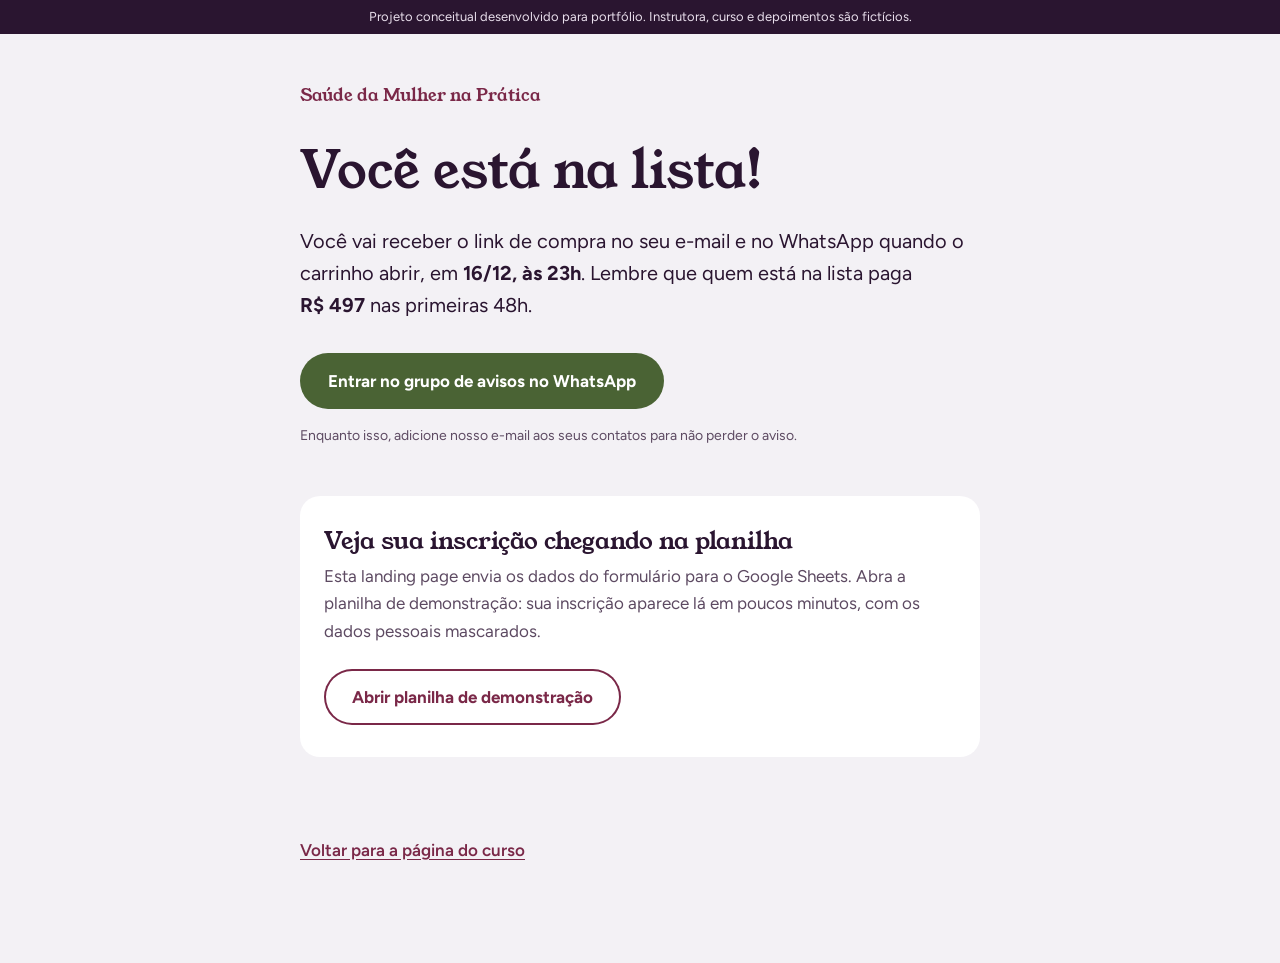
<file: obrigado.html>
<!doctype html>
<html lang="pt-BR">
<head>
  <meta charset="utf-8">
  <meta name="viewport" content="width=device-width, initial-scale=1">
  <title>Você está na lista! | Saúde da Mulher na Prática</title>
  <meta name="description" content="Inscrição confirmada na lista de espera do curso Saúde da Mulher na Prática.">
  <!-- Página de obrigado não deve aparecer no Google -->
  <meta name="robots" content="noindex, nofollow">
  <meta name="theme-color" content="#7A2848">
  <link rel="icon" href="assets/icons/favicon.svg" type="image/svg+xml">

  <link rel="preconnect" href="https://fonts.googleapis.com">
  <link rel="preconnect" href="https://fonts.gstatic.com" crossorigin>
  <!-- Fontes carregadas sem bloquear a página: o texto aparece na hora
       (com a fonte do sistema) e troca quando as fontes chegam -->
  <link rel="preload" as="style" href="https://fonts.googleapis.com/css2?family=Figtree:wght@400;600;700&family=Young+Serif&display=swap">
  <link rel="stylesheet" href="https://fonts.googleapis.com/css2?family=Figtree:wght@400;600;700&family=Young+Serif&display=swap" media="print" onload="this.media='all'">
  <noscript><link rel="stylesheet" href="https://fonts.googleapis.com/css2?family=Figtree:wght@400;600;700&family=Young+Serif&display=swap"></noscript>

  <link rel="stylesheet" href="css/reset.css">
  <link rel="stylesheet" href="css/variables.css">
  <link rel="stylesheet" href="css/style.css">

  <script src="js/config.js" defer></script>
  <script src="js/utils.js" defer></script>
  <script src="js/tracking.js" defer></script>
  <script src="js/obrigado.js" defer></script>
</head>

<body class="pagina-obrigado">
  <aside class="aviso-conceitual" aria-label="Aviso">
    Projeto conceitual desenvolvido para portfólio. Instrutora, curso e depoimentos são fictícios.
  </aside>

  <main class="obrigado">
    <div class="container container--texto">
      <p class="marca">Saúde da Mulher na Prática</p>

      <!-- O nome é preenchido pelo JS (lido do sessionStorage, nunca da URL) -->
      <h1 class="obrigado__titulo">Você está na lista<span data-nome-lead></span>!</h1>

      <p class="obrigado__texto">
        Você vai receber o link de compra no seu e-mail e no WhatsApp quando o carrinho abrir, em
        <strong data-data="carrinhoAbre">03/11, às 20h</strong>.
        Lembre que quem está na lista paga <strong data-preco="precoLista">R$ 497</strong> nas primeiras 48h.
      </p>

      <a class="btn btn--cta" href="#" data-grupo-whatsapp target="_blank" rel="noopener">Entrar no grupo de avisos no WhatsApp</a>
      <p class="microcopy">Enquanto isso, adicione nosso e-mail aos seus contatos para não perder o aviso.</p>

      <!-- Só aparece no modo portfólio, se houver link da aba "Demonstração" no config.js -->
      <aside class="obrigado__demo" data-demo-planilha aria-label="Planilha de demonstração" hidden>
        <h2>Veja sua inscrição chegando na planilha</h2>
        <p>Esta landing page envia os dados do formulário para o Google Sheets. Abra a planilha de demonstração: sua inscrição aparece lá em poucos minutos, com os dados pessoais mascarados.</p>
        <a class="btn btn--secundario" href="#" data-link-planilha target="_blank" rel="noopener">Abrir planilha de demonstração<span class="visualmente-oculto"> (abre em nova aba)</span></a>
      </aside>

      <p><a class="link-voltar" href="index.html">Voltar para a página do curso</a></p>
    </div>
  </main>
</body>
</html>
</file>
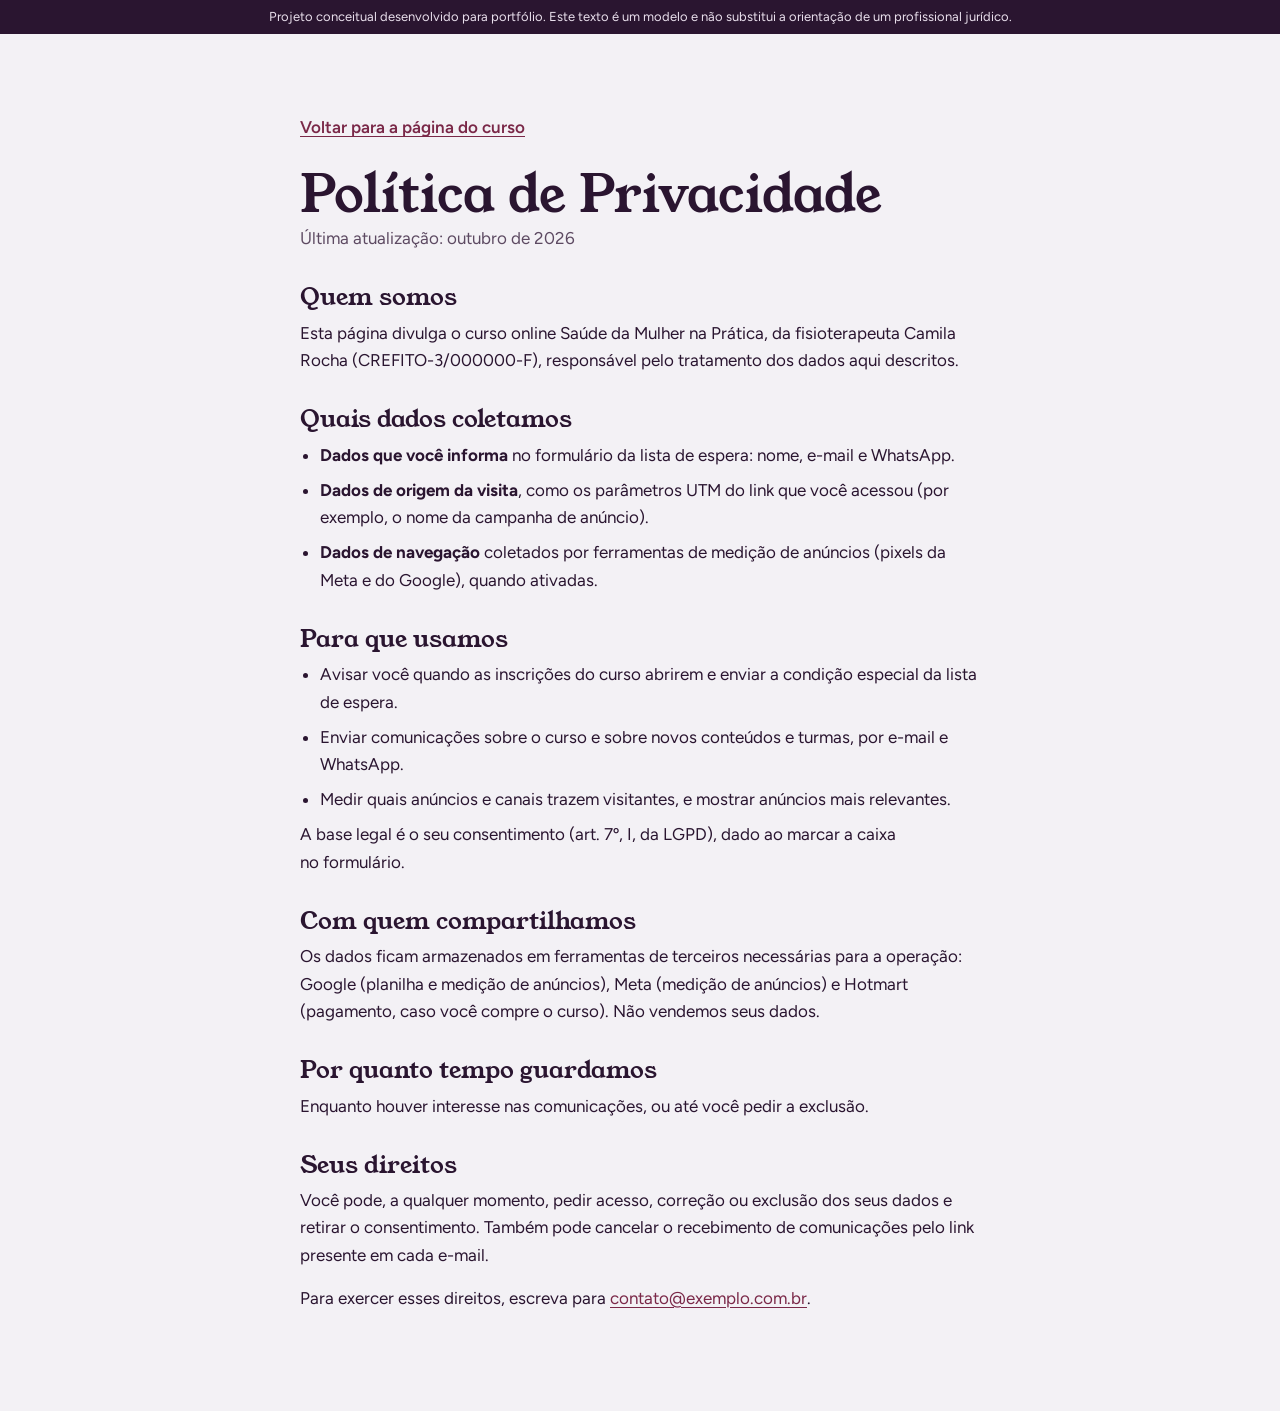
<file: politica-de-privacidade.html>
<!doctype html>
<html lang="pt-BR">
<head>
  <meta charset="utf-8">
  <meta name="viewport" content="width=device-width, initial-scale=1">
  <title>Política de Privacidade | Saúde da Mulher na Prática</title>
  <meta name="description" content="Como tratamos os dados enviados na lista de espera do curso Saúde da Mulher na Prática.">
  <meta name="robots" content="noindex, follow">
  <meta name="theme-color" content="#7A2848">
  <link rel="icon" href="assets/icons/favicon.svg" type="image/svg+xml">

  <link rel="preconnect" href="https://fonts.googleapis.com">
  <link rel="preconnect" href="https://fonts.gstatic.com" crossorigin>
  <!-- Fontes carregadas sem bloquear a página: o texto aparece na hora
       (com a fonte do sistema) e troca quando as fontes chegam -->
  <link rel="preload" as="style" href="https://fonts.googleapis.com/css2?family=Figtree:wght@400;600;700&family=Young+Serif&display=swap">
  <link rel="stylesheet" href="https://fonts.googleapis.com/css2?family=Figtree:wght@400;600;700&family=Young+Serif&display=swap" media="print" onload="this.media='all'">
  <noscript><link rel="stylesheet" href="https://fonts.googleapis.com/css2?family=Figtree:wght@400;600;700&family=Young+Serif&display=swap"></noscript>

  <link rel="stylesheet" href="css/reset.css">
  <link rel="stylesheet" href="css/variables.css">
  <link rel="stylesheet" href="css/style.css">
</head>

<body class="pagina-texto">
  <aside class="aviso-conceitual" aria-label="Aviso">
    Projeto conceitual desenvolvido para portfólio. Este texto é um modelo e não substitui a orientação de um profissional jurídico.
  </aside>

  <main class="texto-legal">
    <div class="container container--texto">
      <p><a class="link-voltar" href="index.html">Voltar para a página do curso</a></p>

      <h1>Política de Privacidade</h1>
      <p class="texto-legal__data">Última atualização: outubro de 2026</p>

      <h2>Quem somos</h2>
      <p>Esta página divulga o curso online Saúde da Mulher na Prática, da fisioterapeuta Camila Rocha (CREFITO-3/000000-F), responsável pelo tratamento dos dados aqui descritos.</p>

      <h2>Quais dados coletamos</h2>
      <ul>
        <li><strong>Dados que você informa</strong> no formulário da lista de espera: nome, e-mail e WhatsApp.</li>
        <li><strong>Dados de origem da visita</strong>, como os parâmetros UTM do link que você acessou (por exemplo, o nome da campanha de anúncio).</li>
        <li><strong>Dados de navegação</strong> coletados por ferramentas de medição de anúncios (pixels da Meta e do Google), quando ativadas.</li>
      </ul>

      <h2>Para que usamos</h2>
      <ul>
        <li>Avisar você quando as inscrições do curso abrirem e enviar a condição especial da lista de espera.</li>
        <li>Enviar comunicações sobre o curso e sobre novos conteúdos e turmas, por e-mail e WhatsApp.</li>
        <li>Medir quais anúncios e canais trazem visitantes, e mostrar anúncios mais relevantes.</li>
      </ul>
      <p>A base legal é o seu consentimento (art. 7º, I, da LGPD), dado ao marcar a caixa no formulário.</p>

      <h2>Com quem compartilhamos</h2>
      <p>Os dados ficam armazenados em ferramentas de terceiros necessárias para a operação: Google (planilha e medição de anúncios), Meta (medição de anúncios) e Hotmart (pagamento, caso você compre o curso). Não vendemos seus dados.</p>

      <h2>Por quanto tempo guardamos</h2>
      <p>Enquanto houver interesse nas comunicações, ou até você pedir a exclusão.</p>

      <h2>Seus direitos</h2>
      <p>Você pode, a qualquer momento, pedir acesso, correção ou exclusão dos seus dados e retirar o consentimento. Também pode cancelar o recebimento de comunicações pelo link presente em cada e-mail.</p>
      <p>Para exercer esses direitos, escreva para <a href="mailto:contato@exemplo.com.br">contato@exemplo.com.br</a>.</p>
    </div>
  </main>
</body>
</html>
</file>
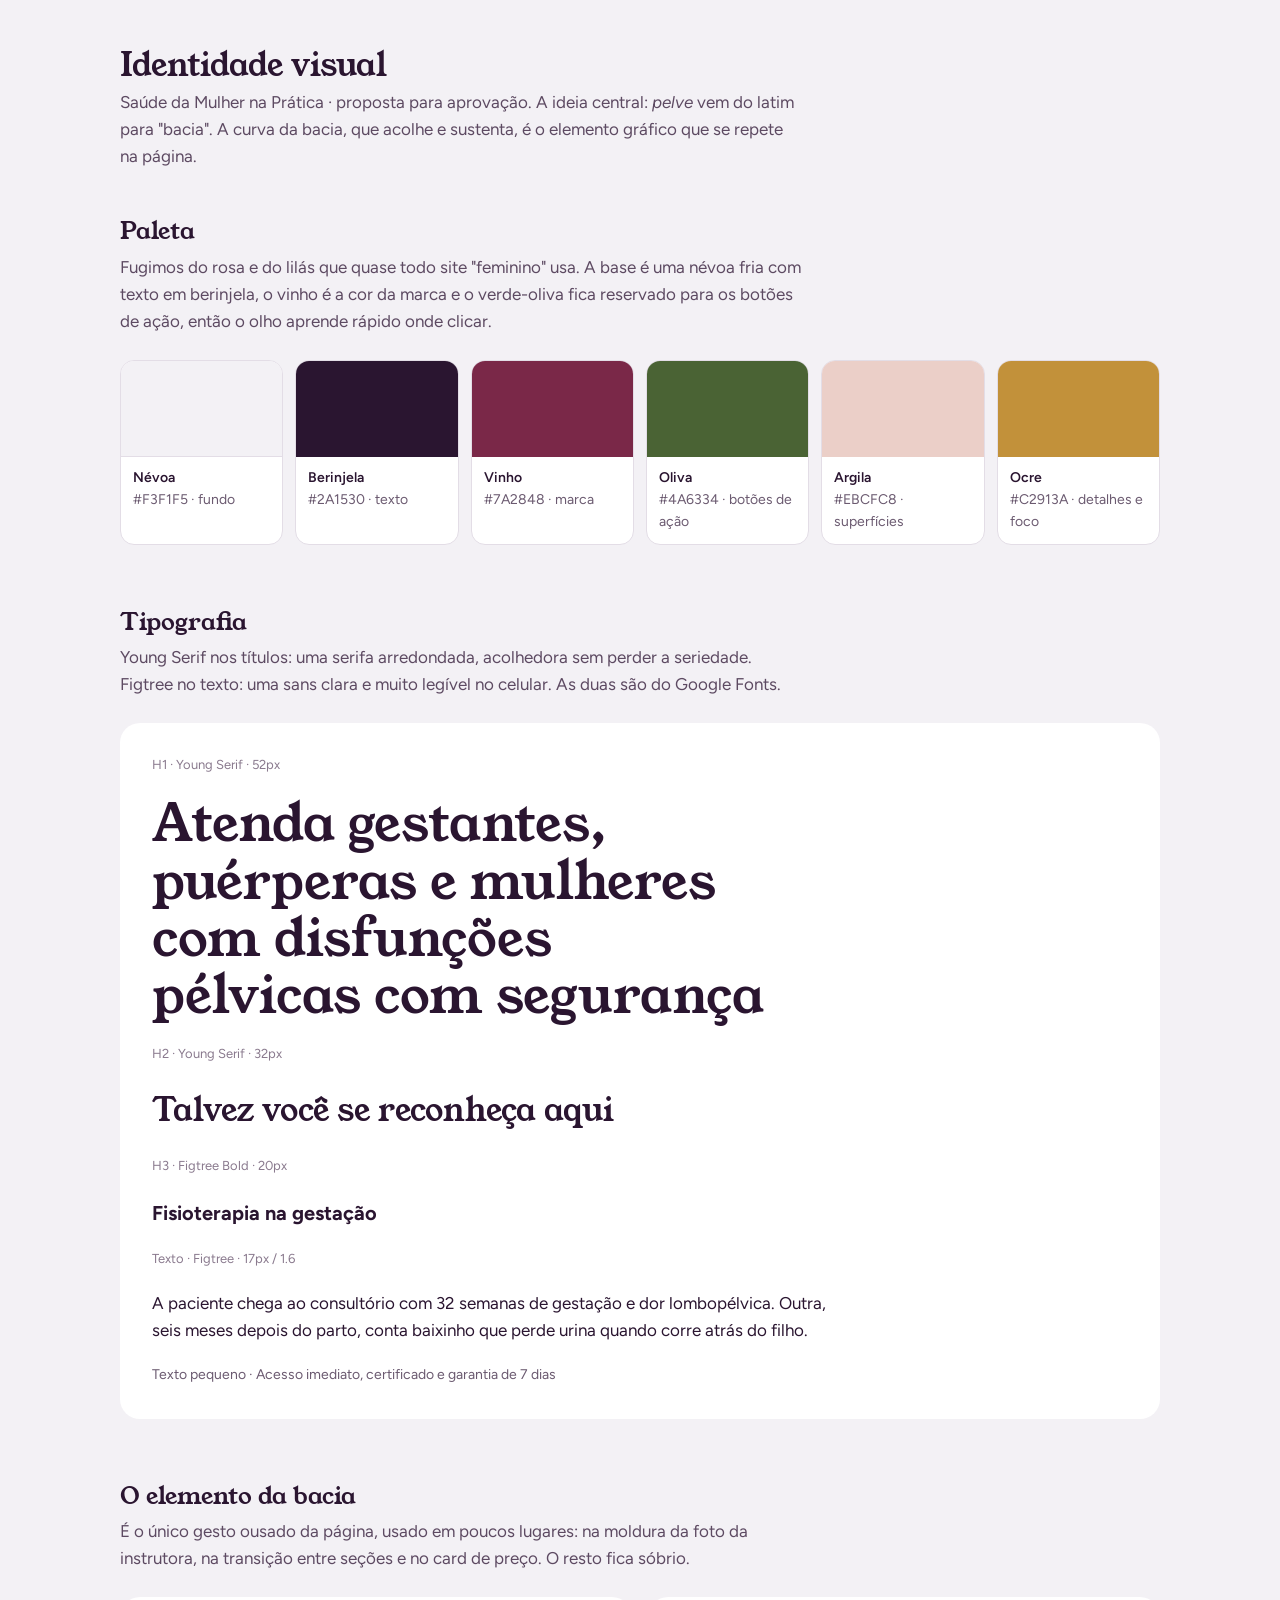
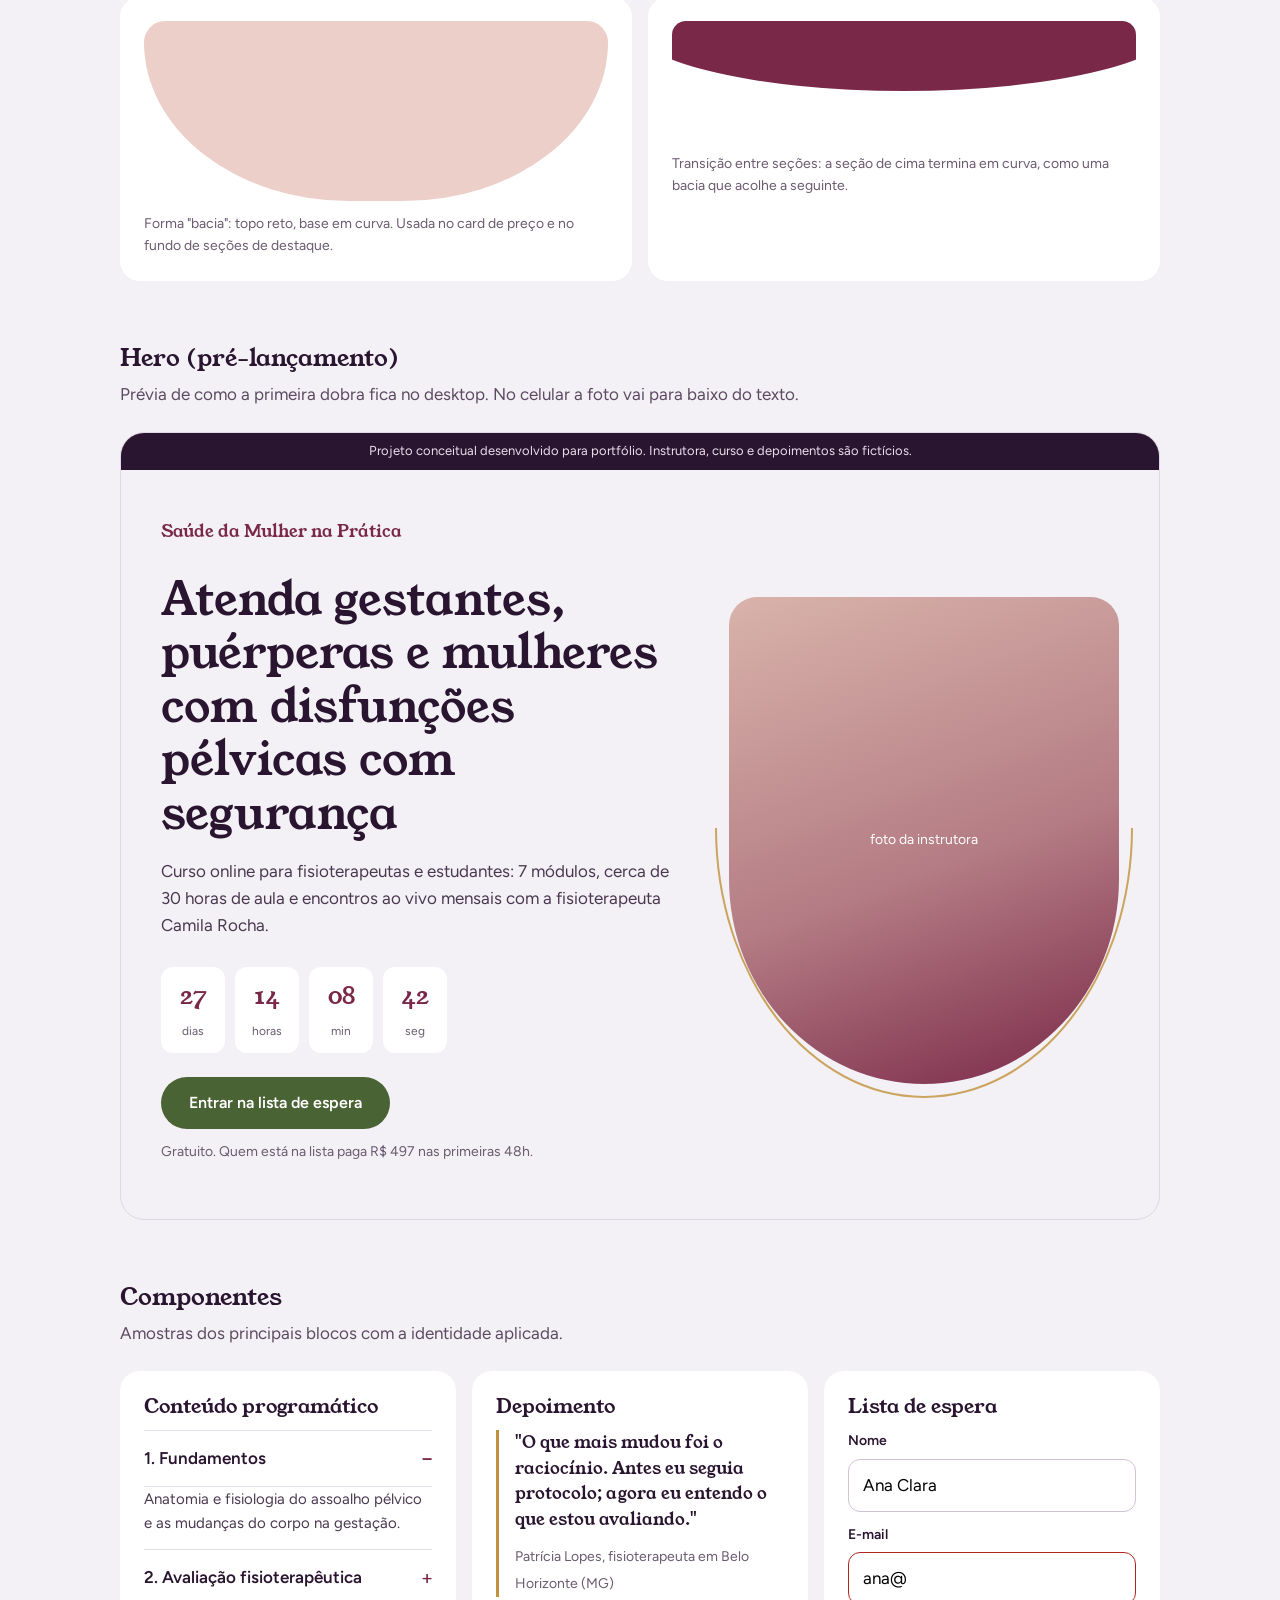
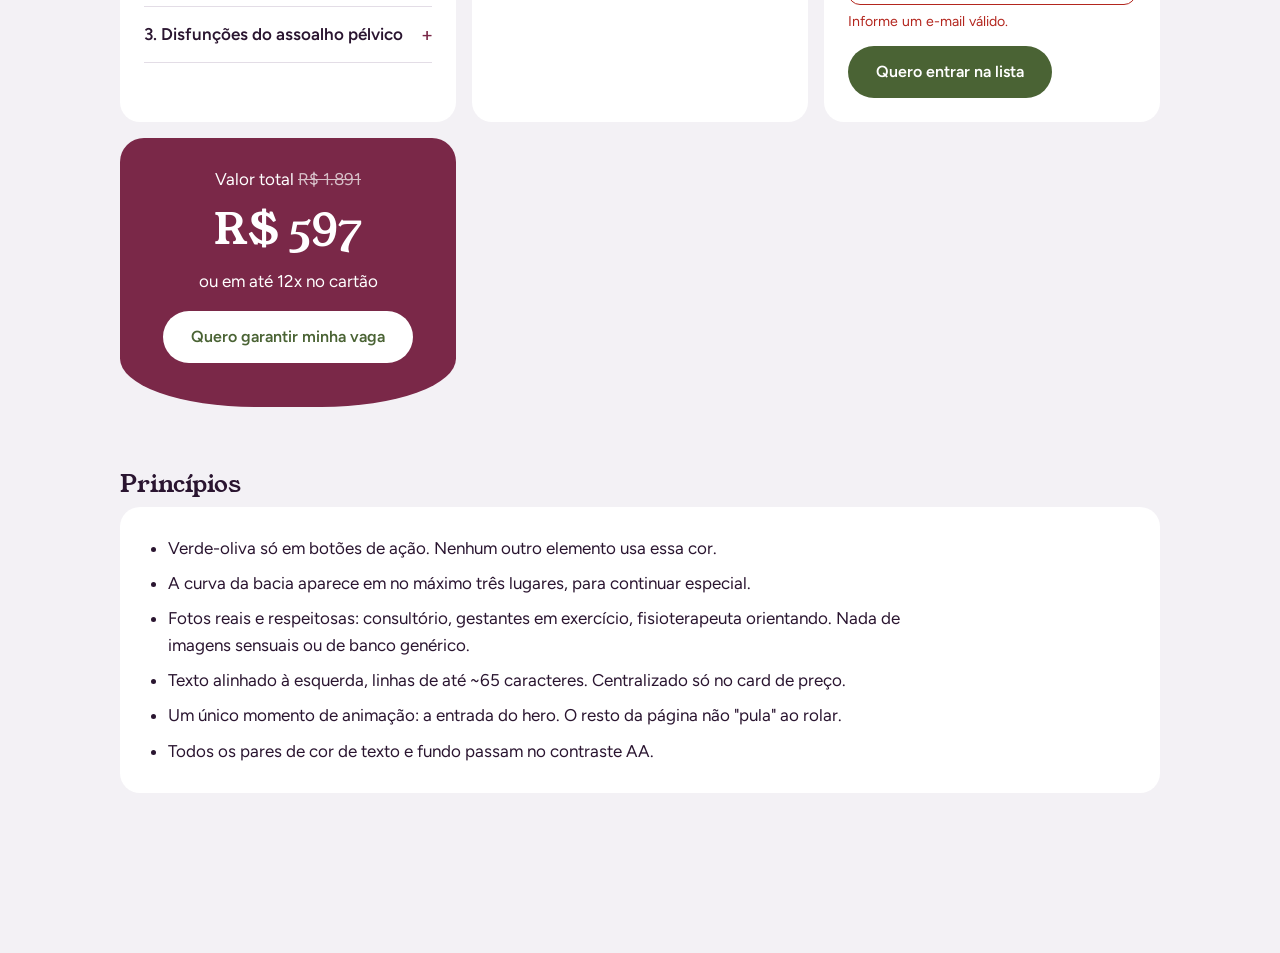
<file: docs/identidade-visual.html>
<!doctype html>
<html lang="pt-BR">
<head>
<meta charset="utf-8">
<meta name="viewport" content="width=device-width, initial-scale=1">
<title>Identidade visual — Saúde da Mulher na Prática</title>
<link rel="preconnect" href="https://fonts.googleapis.com">
<link rel="preconnect" href="https://fonts.gstatic.com" crossorigin>
<link href="https://fonts.googleapis.com/css2?family=Young+Serif&family=Figtree:wght@400;500;600;700&display=swap" rel="stylesheet">
<style>
  :root{
    --nevoa:#F3F1F5;      /* fundo */
    --berinjela:#2A1530;  /* texto */
    --vinho:#7A2848;      /* marca */
    --oliva:#4A6334;      /* CTA */
    --argila:#EBCFC8;     /* superfícies */
    --ocre:#C2913A;       /* destaques pontuais */
    --branco:#FFFFFF;
    --serif:"Young Serif", Georgia, serif;
    --sans:"Figtree", system-ui, sans-serif;
  }
  *{box-sizing:border-box;margin:0}
  body{background:var(--nevoa);color:var(--berinjela);font:400 1.0625rem/1.6 var(--sans);padding:48px 16px 96px}
  .wrap{max-width:1040px;margin:0 auto}
  h1,h2,h3{font-family:var(--serif);font-weight:400;line-height:1.15}
  .doc-title{font-size:2rem;margin-bottom:.25rem}
  .doc-sub{color:#5d4a62;margin-bottom:48px;max-width:62ch}
  section.block{margin-bottom:64px}
  section.block > h2{font-size:1.5rem;margin-bottom:8px}
  section.block > p{color:#5d4a62;max-width:62ch;margin-bottom:24px}

  /* Paleta */
  .swatches{display:grid;grid-template-columns:repeat(auto-fit,minmax(150px,1fr));gap:12px}
  .sw{border-radius:14px;overflow:hidden;background:var(--branco);border:1px solid #e3dde6}
  .sw .chip{height:96px}
  .sw .info{padding:10px 12px;font-size:.875rem}
  .sw strong{display:block;font-weight:600}
  .sw span{color:#6b5a70}

  /* Tipografia */
  .type{background:var(--branco);border-radius:20px;padding:32px;display:grid;gap:20px}
  .t-h1{font-family:var(--serif);font-size:clamp(2rem,4.5vw,3.25rem);line-height:1.1;max-width:20ch}
  .t-h2{font-family:var(--serif);font-size:2rem}
  .t-h3{font-family:var(--sans);font-weight:700;font-size:1.25rem}
  .t-body{max-width:62ch}
  .t-small{font-size:.875rem;color:#6b5a70}
  .meta{font-size:.8125rem;color:#8a7a8e}

  /* Motivo: a bacia */
  .motif{display:grid;grid-template-columns:1fr 1fr;gap:16px}
  @media (max-width:720px){.motif{grid-template-columns:1fr}}
  .motif .card{background:var(--branco);border-radius:20px;padding:24px}
  .basin-demo{height:180px;background:var(--argila);border-radius:24px 24px 50% 50% / 24px 24px 100% 100%;margin-bottom:12px}
  .divider-demo{height:120px;position:relative;background:var(--branco);overflow:hidden;border-radius:14px;margin-bottom:12px}
  .divider-demo::after{content:"";position:absolute;left:-10%;right:-10%;top:0;height:70px;background:var(--vinho);border-radius:0 0 50% 50% / 0 0 100% 100%}

  /* Hero mock */
  .hero{background:var(--nevoa);border:1px solid #e0d8e3;border-radius:24px;overflow:hidden}
  .notice{background:var(--berinjela);color:#e9dfec;font-size:.8125rem;text-align:center;padding:8px 16px}
  .hero-in{display:grid;grid-template-columns:1.15fr .85fr;gap:40px;padding:48px 40px 56px;align-items:center}
  @media (max-width:820px){.hero-in{grid-template-columns:1fr;padding:32px 20px 40px;gap:28px}}
  .brand{font-family:var(--serif);font-size:1.0625rem;color:var(--vinho);margin-bottom:28px}
  .hero h1{font-size:clamp(1.9rem,4vw,2.9rem);margin-bottom:18px;max-width:18ch}
  .hero .lead{max-width:52ch;margin-bottom:28px;color:#4a3850}
  .countdown{display:flex;gap:10px;margin-bottom:24px}
  .countdown div{background:var(--branco);border-radius:12px;padding:10px 12px;min-width:64px;text-align:center}
  .countdown b{display:block;font-family:var(--serif);font-size:1.5rem;font-weight:400;color:var(--vinho)}
  .countdown small{font-size:.75rem;color:#6b5a70}
  .btn{display:inline-block;font:600 1rem/1 var(--sans);padding:18px 28px;border-radius:999px;border:0;cursor:pointer;text-decoration:none}
  .btn-cta{background:var(--oliva);color:#fff}
  .btn-cta:hover{background:#3d532a}
  .btn-cta:focus-visible{outline:3px solid var(--ocre);outline-offset:3px}
  .btn-ghost{background:transparent;color:var(--vinho);box-shadow:inset 0 0 0 2px var(--vinho)}
  .micro{font-size:.875rem;color:#6b5a70;margin-top:12px}
  .photo{aspect-ratio:4/5;background:linear-gradient(160deg,#d9b3ab,#b47c84 55%,#7A2848);border-radius:28px 28px 50% 50% / 28px 28px 42% 42%;display:flex;align-items:center;justify-content:center;padding:24px;color:#fff;font-size:.875rem;position:relative}
  .photo::before{content:"";position:absolute;inset:auto -14px -14px -14px;height:55%;border:2px solid var(--ocre);border-top:0;border-radius:0 0 50% 50% / 0 0 100% 100%;opacity:.8}

  /* Componentes */
  .comps{display:grid;grid-template-columns:repeat(auto-fit,minmax(280px,1fr));gap:16px}
  .panel{background:var(--branco);border-radius:20px;padding:24px}
  .panel h3{font-family:var(--serif);font-weight:400;font-size:1.25rem;margin-bottom:12px}
  .quote{border-left:3px solid var(--ocre);padding-left:16px}
  .quote p{font-family:var(--serif);font-size:1.0625rem;line-height:1.5;margin-bottom:10px}
  .quote cite{font-style:normal;font-size:.875rem;color:#6b5a70}
  .acc{border-top:1px solid #e3dde6}
  .acc div{display:flex;justify-content:space-between;padding:14px 0;border-bottom:1px solid #e3dde6;font-weight:600}
  .acc div span{color:var(--vinho);font-family:var(--serif);font-weight:400}
  .acc p{padding:0 0 14px;color:#4a3850;font-size:.9375rem;border-bottom:1px solid #e3dde6}
  .field{display:grid;gap:6px;margin-bottom:12px}
  .field label{font-size:.875rem;font-weight:600}
  .field input{font:inherit;padding:12px 14px;border-radius:12px;border:1.5px solid #cfc4d3;background:#fff}
  .field input:focus{outline:none;border-color:var(--vinho);box-shadow:0 0 0 3px #7a28482a}
  .field.err input{border-color:#B3261E}
  .field.err small{color:#B3261E}
  .price{background:var(--vinho);color:#fff;border-radius:24px 24px 40% 40% / 24px 24px 18% 18%;padding:28px 24px 44px;text-align:center}
  .price s{opacity:.7}
  .price .big{font-family:var(--serif);font-size:2.6rem;display:block;margin:4px 0}
  .price .btn-cta{background:#fff;color:var(--oliva);margin-top:16px}

  .notes{background:var(--branco);border-radius:20px;padding:28px}
  .notes ul{padding-left:20px;display:grid;gap:8px;max-width:70ch}
</style>
</head>
<body>
<div class="wrap">
  <h1 class="doc-title">Identidade visual</h1>
  <p class="doc-sub">Saúde da Mulher na Prática · proposta para aprovação. A ideia central: <em>pelve</em> vem do latim para "bacia". A curva da bacia, que acolhe e sustenta, é o elemento gráfico que se repete na página.</p>

  <section class="block">
    <h2>Paleta</h2>
    <p>Fugimos do rosa e do lilás que quase todo site "feminino" usa. A base é uma névoa fria com texto em berinjela, o vinho é a cor da marca e o verde-oliva fica reservado para os botões de ação, então o olho aprende rápido onde clicar.</p>
    <div class="swatches">
      <div class="sw"><div class="chip" style="background:#F3F1F5;border-bottom:1px solid #e3dde6"></div><div class="info"><strong>Névoa</strong><span>#F3F1F5 · fundo</span></div></div>
      <div class="sw"><div class="chip" style="background:#2A1530"></div><div class="info"><strong>Berinjela</strong><span>#2A1530 · texto</span></div></div>
      <div class="sw"><div class="chip" style="background:#7A2848"></div><div class="info"><strong>Vinho</strong><span>#7A2848 · marca</span></div></div>
      <div class="sw"><div class="chip" style="background:#4A6334"></div><div class="info"><strong>Oliva</strong><span>#4A6334 · botões de ação</span></div></div>
      <div class="sw"><div class="chip" style="background:#EBCFC8"></div><div class="info"><strong>Argila</strong><span>#EBCFC8 · superfícies</span></div></div>
      <div class="sw"><div class="chip" style="background:#C2913A"></div><div class="info"><strong>Ocre</strong><span>#C2913A · detalhes e foco</span></div></div>
    </div>
  </section>

  <section class="block">
    <h2>Tipografia</h2>
    <p>Young Serif nos títulos: uma serifa arredondada, acolhedora sem perder a seriedade. Figtree no texto: uma sans clara e muito legível no celular. As duas são do Google Fonts.</p>
    <div class="type">
      <div class="meta">H1 · Young Serif · 52px</div>
      <div class="t-h1">Atenda gestantes, puérperas e mulheres com disfunções pélvicas com segurança</div>
      <div class="meta">H2 · Young Serif · 32px</div>
      <div class="t-h2">Talvez você se reconheça aqui</div>
      <div class="meta">H3 · Figtree Bold · 20px</div>
      <div class="t-h3">Fisioterapia na gestação</div>
      <div class="meta">Texto · Figtree · 17px / 1.6</div>
      <p class="t-body">A paciente chega ao consultório com 32 semanas de gestação e dor lombopélvica. Outra, seis meses depois do parto, conta baixinho que perde urina quando corre atrás do filho.</p>
      <p class="t-small">Texto pequeno · Acesso imediato, certificado e garantia de 7 dias</p>
    </div>
  </section>

  <section class="block">
    <h2>O elemento da bacia</h2>
    <p>É o único gesto ousado da página, usado em poucos lugares: na moldura da foto da instrutora, na transição entre seções e no card de preço. O resto fica sóbrio.</p>
    <div class="motif">
      <div class="card"><div class="basin-demo"></div><div class="t-small">Forma "bacia": topo reto, base em curva. Usada no card de preço e no fundo de seções de destaque.</div></div>
      <div class="card"><div class="divider-demo"></div><div class="t-small">Transição entre seções: a seção de cima termina em curva, como uma bacia que acolhe a seguinte.</div></div>
    </div>
  </section>

  <section class="block">
    <h2>Hero (pré-lançamento)</h2>
    <p>Prévia de como a primeira dobra fica no desktop. No celular a foto vai para baixo do texto.</p>
    <div class="hero">
      <div class="notice">Projeto conceitual desenvolvido para portfólio. Instrutora, curso e depoimentos são fictícios.</div>
      <div class="hero-in">
        <div>
          <div class="brand">Saúde da Mulher na Prática</div>
          <h1>Atenda gestantes, puérperas e mulheres com disfunções pélvicas com segurança</h1>
          <p class="lead">Curso online para fisioterapeutas e estudantes: 7 módulos, cerca de 30 horas de aula e encontros ao vivo mensais com a fisioterapeuta Camila Rocha.</p>
          <div class="countdown" aria-label="Carrinho abre em">
            <div><b>27</b><small>dias</small></div><div><b>14</b><small>horas</small></div><div><b>08</b><small>min</small></div><div><b>42</b><small>seg</small></div>
          </div>
          <a class="btn btn-cta" href="#">Entrar na lista de espera</a>
          <p class="micro">Gratuito. Quem está na lista paga R$ 497 nas primeiras 48h.</p>
        </div>
        <div class="photo">foto da instrutora</div>
      </div>
    </div>
  </section>

  <section class="block">
    <h2>Componentes</h2>
    <p>Amostras dos principais blocos com a identidade aplicada.</p>
    <div class="comps">
      <div class="panel">
        <h3>Conteúdo programático</h3>
        <div class="acc">
          <div>1. Fundamentos <span>−</span></div>
          <p>Anatomia e fisiologia do assoalho pélvico e as mudanças do corpo na gestação.</p>
          <div>2. Avaliação fisioterapêutica <span>+</span></div>
          <div>3. Disfunções do assoalho pélvico <span>+</span></div>
        </div>
      </div>
      <div class="panel">
        <h3>Depoimento</h3>
        <div class="quote">
          <p>"O que mais mudou foi o raciocínio. Antes eu seguia protocolo; agora eu entendo o que estou avaliando."</p>
          <cite>Patrícia Lopes, fisioterapeuta em Belo Horizonte (MG)</cite>
        </div>
      </div>
      <div class="panel">
        <h3>Lista de espera</h3>
        <div class="field"><label for="n">Nome</label><input id="n" value="Ana Clara"></div>
        <div class="field err"><label for="e">E-mail</label><input id="e" value="ana@"><small>Informe um e-mail válido.</small></div>
        <a class="btn btn-cta" href="#">Quero entrar na lista</a>
      </div>
      <div class="price">
        <div>Valor total <s>R$ 1.891</s></div>
        <span class="big">R$ 597</span>
        <div>ou em até 12x no cartão</div>
        <a class="btn btn-cta" href="#">Quero garantir minha vaga</a>
      </div>
    </div>
  </section>

  <section class="block">
    <h2>Princípios</h2>
    <div class="notes">
      <ul>
        <li>Verde-oliva só em botões de ação. Nenhum outro elemento usa essa cor.</li>
        <li>A curva da bacia aparece em no máximo três lugares, para continuar especial.</li>
        <li>Fotos reais e respeitosas: consultório, gestantes em exercício, fisioterapeuta orientando. Nada de imagens sensuais ou de banco genérico.</li>
        <li>Texto alinhado à esquerda, linhas de até ~65 caracteres. Centralizado só no card de preço.</li>
        <li>Um único momento de animação: a entrada do hero. O resto da página não "pula" ao rolar.</li>
        <li>Todos os pares de cor de texto e fundo passam no contraste AA.</li>
      </ul>
    </div>
  </section>
</div>
</body>
</html>
</file>
<file: css/variables.css>
/* ============================================================
   VARIÁVEIS (design tokens)
   A identidade visual inteira mora aqui. Para mudar uma cor
   ou fonte do site, altere só este arquivo.
   ============================================================ */

:root {
  /* ---------- Cores ---------- */
  --cor-nevoa: #F3F1F5;      /* fundo principal */
  --cor-branco: #FFFFFF;     /* fundo alternado e cards */
  --cor-berinjela: #2A1530;  /* texto e seções escuras */
  --cor-texto-suave: #5D4A62;/* texto secundário */
  --cor-vinho: #7A2848;      /* cor da marca */
  --cor-vinho-escuro: #5E1C37;
  --cor-oliva: #4A6334;      /* EXCLUSIVA dos botões de ação */
  --cor-oliva-escuro: #3D532A;
  --cor-argila: #EBCFC8;     /* superfícies de destaque */
  --cor-ocre: #C2913A;       /* detalhes e foco */
  --cor-linha: #E3DDE6;      /* bordas e divisores */
  --cor-erro: #B3261E;

  /* ---------- Tipografia ---------- */
  --fonte-titulo: "Young Serif", Georgia, "Times New Roman", serif;
  --fonte-texto: "Figtree", system-ui, -apple-system, "Segoe UI", sans-serif;

  /* Escala fluida: cresce suavemente entre celular e desktop */
  --texto-pequeno: 0.875rem;                               /* 14px */
  --texto-base: 1.0625rem;                                 /* 17px */
  --texto-grande: clamp(1.125rem, 1rem + 0.4vw, 1.25rem);  /* 18 → 20px */
  --titulo-3: clamp(1.25rem, 1.1rem + 0.5vw, 1.5rem);      /* 20 → 24px */
  --titulo-2: clamp(1.75rem, 1.3rem + 1.6vw, 2.5rem);      /* 28 → 40px */
  --titulo-1: clamp(2rem, 1.3rem + 2.6vw, 3.25rem);        /* 32 → 52px */

  /* ---------- Espaçamento ---------- */
  --espaco-1: 0.5rem;
  --espaco-2: 1rem;
  --espaco-3: 1.5rem;
  --espaco-4: 2rem;
  --espaco-5: 3rem;
  --espaco-secao: clamp(4rem, 3rem + 4vw, 7rem);

  /* ---------- Layout ---------- */
  --largura-max: 1120px;
  --largura-texto: 680px;  /* ~65 caracteres por linha */
  --margem-lateral: 1.5rem;  /* 24px no celular */

  /* ---------- Formas ---------- */
  --raio-pequeno: 12px;
  --raio-medio: 20px;
  --raio-pilula: 999px;
  /* A "bacia": topo levemente arredondado, base em curva */
  --forma-bacia: 28px 28px 50% 50% / 28px 28px 42% 42%;
}

@media (min-width: 768px) {
  :root {
    --margem-lateral: 2rem;
  }
}
</file>
<file: css/style.css>
/* ============================================================
   ESTILOS DA PÁGINA
   Mobile-first: as regras base são para o celular e os
   @media (min-width: …) acrescentam ajustes para telas maiores.

   Sumário
   1.  Base
   2.  Fases da página (pré-lançamento / aberto / encerrado)
   3.  Utilitários de layout
   4.  Botões
   5.  Aviso, skip link e cabeçalho
   6.  Hero e contador
   7.  Seções (problema → CTA final)
   8.  Oferta, preço e formulário
   9.  Rodapé
   10. Elementos flutuantes (barra de CTA, WhatsApp, seletor)
   11. Páginas internas (obrigado e política)
   12. Animação de entrada
   ============================================================ */


/* ==================== 1. BASE ==================== */

html {
  scroll-behavior: smooth;
  /* Ao pular para uma âncora, deixa um respiro no topo */
  scroll-padding-top: var(--espaco-3);
}

body {
  background: var(--cor-nevoa);
  color: var(--cor-berinjela);
  font-family: var(--fonte-texto);
  font-size: var(--texto-base);
  line-height: 1.6;
}

h1,
h2,
h3,
h4 {
  font-family: var(--fonte-titulo);
  font-weight: 400;
  line-height: 1.15;
  text-wrap: balance;
}

p {
  text-wrap: pretty;
}

a {
  color: var(--cor-vinho);
  text-underline-offset: 0.18em;
}

strong {
  font-weight: 700;
}

/* Foco visível para quem navega pelo teclado */
:focus-visible {
  outline: 3px solid var(--cor-ocre);
  outline-offset: 3px;
  border-radius: 4px;
}


/* ==================== 2. FASES DA PÁGINA ====================
   O <html> recebe data-fase="pre|aberto|encerrado" (via JS).
   Um elemento com data-mostrar="pre encerrado" só aparece nessas fases.
   O seletor ~= procura uma palavra dentro de uma lista separada por espaços. */

html[data-fase="pre"] [data-mostrar]:not([data-mostrar~="pre"]),
html[data-fase="aberto"] [data-mostrar]:not([data-mostrar~="aberto"]),
html[data-fase="encerrado"] [data-mostrar]:not([data-mostrar~="encerrado"]) {
  display: none !important;
}


/* ==================== 3. UTILITÁRIOS DE LAYOUT ==================== */

.container {
  width: 100%;
  max-width: var(--largura-max);
  margin-inline: auto;
  padding-inline: var(--margem-lateral);
}

.container--texto {
  max-width: calc(var(--largura-texto) + 2 * var(--margem-lateral));
}

.secao {
  padding-block: var(--espaco-secao);
}

.secao__titulo {
  font-size: var(--titulo-2);
  margin-bottom: var(--espaco-3);
}

.secao__intro {
  font-size: var(--texto-grande);
  color: var(--cor-texto-suave);
  margin-bottom: var(--espaco-4);
}

.microcopy {
  font-size: var(--texto-pequeno);
  color: var(--cor-texto-suave);
  margin-top: var(--espaco-2);
}


/* ==================== 4. BOTÕES ==================== */

.btn {
  display: inline-flex;
  align-items: center;
  justify-content: center;
  gap: 0.5em;
  min-height: 56px;              /* área de toque confortável */
  padding: 1rem 1.75rem;
  border: 0;
  border-radius: var(--raio-pilula);
  font-family: var(--fonte-texto);
  font-size: 1.0625rem;
  font-weight: 700;
  line-height: 1.2;
  text-align: center;
  text-decoration: none;
  transition: background-color 0.2s ease, transform 0.2s ease;
}

.btn:active {
  transform: translateY(1px);
}

/* Verde-oliva: a cor reservada para ação */
.btn--cta {
  background: var(--cor-oliva);
  color: var(--cor-branco);
}

.btn--cta:hover {
  background: var(--cor-oliva-escuro);
}

/* Variação para fundos escuros (card de preço) */
.btn--claro {
  background: var(--cor-branco);
  color: var(--cor-oliva);
}

.btn--claro:hover {
  background: #F1F4EC;
}

.btn--secundario {
  background: transparent;
  color: var(--cor-vinho);
  box-shadow: inset 0 0 0 2px var(--cor-vinho);
}

.btn--secundario:hover {
  background: var(--cor-vinho);
  color: var(--cor-branco);
}

.btn--pequeno {
  min-height: 44px;
  padding: 0.625rem 1.25rem;
  font-size: 0.9375rem;
}

.btn--bloco {
  width: 100%;
}


/* ==================== 5. AVISO, SKIP LINK E CABEÇALHO ==================== */

.aviso-conceitual {
  background: var(--cor-berinjela);
  color: #E9DFEC;
  font-size: 0.8125rem;
  line-height: 1.4;
  text-align: center;
  padding: 0.5rem var(--margem-lateral);
}

/* Fora da tela até receber foco pelo teclado (Tab) */
.skip-link {
  position: absolute;
  top: var(--espaco-1);
  left: var(--espaco-1);
  z-index: 100;
  padding: 0.75rem 1rem;
  background: var(--cor-berinjela);
  color: var(--cor-branco);
  border-radius: var(--raio-pequeno);
  font-weight: 600;
  transform: translateY(-200%);
  transition: transform 0.2s ease;
}

.skip-link:focus {
  transform: translateY(0);
}

.cabecalho__inner {
  display: flex;
  align-items: center;
  justify-content: space-between;
  gap: var(--espaco-2);
  padding-block: var(--espaco-2);
}

.marca {
  font-family: var(--fonte-titulo);
  font-size: 1.0625rem;
  color: var(--cor-vinho);
  text-decoration: none;
}

/* No celular o botão do cabeçalho some: a barra fixa de CTA cumpre esse papel */
.cabecalho .btn {
  display: none;
}

@media (min-width: 768px) {
  .cabecalho .btn {
    display: inline-flex;
  }
}


/* ==================== 6. HERO E CONTADOR ==================== */

.hero {
  padding-block: var(--espaco-3) var(--espaco-secao);
}

.hero__grid {
  display: grid;
  gap: var(--espaco-5);
  align-items: center;
}

/* min-width: 0 deixa a coluna do grid encolher abaixo do conteúdo mais largo */
.hero__texto {
  min-width: 0;
}

/* Celulares bem estreitos (320px): contador um pouco mais compacto */
@media (max-width: 359px) {
  .contador__numeros {
    gap: 0.375rem;
  }

  .contador__item {
    min-width: 3.5rem;
  }
}

.hero__selos {
  display: flex;
  flex-wrap: wrap;
  gap: 0.5rem;
  margin-bottom: var(--espaco-3);
}

.hero__selo {
  display: inline-block;
  max-width: 100%;  /* em telas bem estreitas o texto quebra em vez de vazar */
  font-size: var(--texto-pequeno);
  font-weight: 600;
  color: var(--cor-vinho);
  background: var(--cor-argila);
  padding: 0.25rem 0.75rem;
  border-radius: var(--raio-pilula);
}

.hero__titulo {
  font-size: var(--titulo-1);
  line-height: 1.1;
  margin-bottom: var(--espaco-3);
  max-width: 22ch;
}

.hero__subtitulo {
  font-size: var(--texto-grande);
  color: var(--cor-texto-suave);
  max-width: 52ch;
  margin-bottom: var(--espaco-4);
}

/* Foto com a forma de "bacia" e o traço ocre acompanhando a curva */
.hero__foto {
  position: relative;
  /* -28px deixa espaço para o traço ocre não encostar na borda da tela */
  width: min(calc(100% - 28px), 320px);
  justify-self: center;
  margin-bottom: var(--espaco-3);
}

.hero__foto img {
  width: 100%;
  aspect-ratio: 4 / 5;
  object-fit: cover;
  border-radius: var(--forma-bacia);
  background: var(--cor-argila);  /* aparece enquanto a imagem carrega */
}

.hero__foto::after {
  content: "";
  position: absolute;
  inset: auto -14px -14px -14px;
  height: 55%;
  border: 2px solid var(--cor-ocre);
  border-top: 0;
  border-radius: 0 0 50% 50% / 0 0 100% 100%;
  pointer-events: none;
}

@media (min-width: 900px) {
  .hero {
    padding-top: var(--espaco-4);
  }

  .hero__grid {
    grid-template-columns: 1.2fr 0.8fr;
    gap: var(--espaco-5);
  }

  .hero__foto {
    width: 100%;
    max-width: 400px;
    justify-self: end;
  }
}

/* No celular, contador e botão ficam centralizados na tela */
@media (max-width: 899px) {
  .contador,
  .hero__cta {
    text-align: center;
  }

  .contador__numeros {
    justify-content: center;
  }
}

/* Contador regressivo */
.contador {
  margin-bottom: var(--espaco-4);
}

.contador__rotulo {
  font-size: var(--texto-pequeno);
  font-weight: 600;
  margin-bottom: var(--espaco-1);
}

.contador__numeros {
  display: flex;
  gap: 0.625rem;
}

.contador__item {
  min-width: 4.25rem;
  padding: 0.625rem 0.5rem;
  background: var(--cor-branco);
  border-radius: var(--raio-pequeno);
  text-align: center;
}

.contador__item span {
  display: block;
  font-family: var(--fonte-titulo);
  font-size: 1.625rem;
  line-height: 1.1;
  color: var(--cor-vinho);
  font-variant-numeric: tabular-nums;  /* números não "pulam" ao mudar */
}

.contador__item small {
  font-size: 0.75rem;
  color: var(--cor-texto-suave);
}


/* ==================== 7. SEÇÕES ==================== */

/* ---------- Problema ----------
   Fundo branco que termina em curva de "bacia" sobre a seção seguinte. */
.secao--problema {
  background: var(--cor-branco);
  border-radius: 0 0 50% 50% / 0 0 64px 64px;
  padding-bottom: calc(var(--espaco-secao) + 32px);
}

@media (min-width: 768px) {
  .secao--problema {
    border-radius: 0 0 50% 50% / 0 0 120px 120px;
  }
}

/* ---------- Trajeto (as três pacientes) ----------
   Faixas que saem da borda esquerda da tela, cada uma mais comprida
   que a anterior, formando uma escada pela ponta direita. Elas se
   sobrepõem um pouco na vertical e, com mix-blend-mode: multiply, a
   área sobreposta vira uma terceira cor. O texto de cada faixa fica
   no "degrau" (a parte que avança além da faixa anterior).

   Para encostar na borda da tela, o trajeto "puxa" para a esquerda a
   distância entre a borda e o conteúdo (--recuo). */

.secao--problema {
  overflow-x: clip;  /* esconde as faixas enquanto estão fora da tela (animação) */
  padding-top: 0;    /* a primeira faixa encosta no topo da seção */
}

.trajeto {
  --cor-etapa-1: #EBCFC8;
  --cor-etapa-2: #DDA9B3;
  --cor-etapa-3: #A24A68;
  --cor-etapa-4: var(--cor-berinjela);

  /* Distância da borda da tela até o início do conteúdo */
  --recuo: calc(max(0px, (100vw - var(--largura-max)) / 2) + var(--margem-lateral));
  /* Largura do conteúdo (o trajeto é mais largo que ele) */
  --conteudo: calc(100% - var(--recuo));

  --largura-texto-faixa: calc(0.88 * var(--conteudo));  /* área do texto em cada faixa */
  --degrau: calc(0.04 * var(--conteudo));               /* quanto cada faixa avança */
  --sobreposicao: 1.75rem;
  --folga: 1.75rem;                                      /* respiro interno do texto */

  width: calc(100% + var(--recuo));
  margin-left: calc(-1 * var(--recuo));
  margin-bottom: var(--espaco-secao);
  isolation: isolate;  /* a mistura de cores fica restrita ao trajeto */
}

/* Cada degrau começa na borda esquerda; n = posição na escada (0 a 3) */
.degrau {
  --avanco: calc(var(--recuo) + var(--n) * var(--degrau));
  width: calc(var(--avanco) + var(--largura-texto-faixa));
}

.degrau--1 { --n: 0; }
.degrau--2 { --n: 1; }
.degrau--3 { --n: 2; }
.degrau--4 { --n: 3; }

.degrau + .degrau,
.trajeto__paradas + .degrau {
  margin-top: calc(-1 * var(--sobreposicao));
}

/* A faixa tem a cor e o texto. O texto começa no degrau. */
.faixa {
  padding: 2.5rem var(--folga) 2.5rem calc(var(--avanco) + var(--folga));
  border-radius: 0 12px 12px 0;  /* reta do lado que sai da borda */
  mix-blend-mode: multiply;
}

.faixa--1 { background: var(--cor-etapa-1); }
.faixa--2 { background: var(--cor-etapa-2); }
.faixa--3 { background: var(--cor-etapa-3); color: var(--cor-branco); }
.faixa--4 { background: var(--cor-etapa-4); color: var(--cor-branco); }

.faixa__etapa {
  font-size: 0.8125rem;
  font-weight: 700;
}

.faixa__numero {
  font-family: var(--fonte-titulo);
  font-size: 1.75rem;
  line-height: 1.1;
  margin: 0.125rem 0 0.375rem;
}

.faixa--1 .faixa__numero,
.faixa--2 .faixa__numero {
  color: var(--cor-vinho);
}

.faixa__contexto {
  font-size: 0.9375rem;
  color: #D9C9DD;
  margin-bottom: var(--espaco-1);
}

.faixa__pergunta {
  font-family: var(--fonte-titulo);
  font-size: 1.375rem;
  line-height: 1.25;
}

/* Quem pediu "reduzir movimento": a faixa só esmaece, sem deslizar
   (o JS usa .trajeto--suave em vez de .trajeto--animado) */
.trajeto--suave .faixa {
  opacity: 0;
}

.trajeto--suave .is-visivel .faixa {
  opacity: 1;
  transition: opacity 0.8s ease !important;  /* !important vence o reset de movimento */
}

/* ---------- Animação: cada faixa sai da borda esquerda ----------
   Só vale quando o JS adiciona .trajeto--animado (sem JS, tudo aparece normal).
   Escondida: a faixa fica 100% para fora, à esquerda, sem transição.
   Quando o JS marca .is-visivel, ela desliza para dentro. */
.trajeto--animado .faixa {
  transform: translateX(-100%);
}

.trajeto--animado .is-visivel .faixa {
  transform: none;
  transition: transform 1s cubic-bezier(0.22, 1, 0.36, 1);
}

/* Tablet: área de texto menor e degraus maiores */
@media (min-width: 768px) {
  .trajeto {
    --largura-texto-faixa: calc(0.64 * var(--conteudo));
    --degrau: calc(0.12 * var(--conteudo));
  }
}

/* Desktop: degraus largos */
@media (min-width: 1024px) {
  .trajeto {
    --largura-texto-faixa: calc(0.43 * var(--conteudo));
    --degrau: calc(0.19 * var(--conteudo));
    --sobreposicao: 2rem;
    --folga: 2.25rem;
  }

  .faixa {
    padding-block: 2.75rem;
  }
}

/* Título + lista: uma coluna no celular, lado a lado no desktop */
.dores {
  display: grid;
  gap: var(--espaco-2);
}

@media (min-width: 900px) {
  .dores {
    grid-template-columns: 0.9fr 1.1fr;
    gap: var(--espaco-5);
    align-items: start;
  }

  /* O título acompanha a leitura da lista ao rolar */
  .dores__intro {
    position: sticky;
    top: var(--espaco-4);
  }

  .dores__intro .secao__intro {
    margin-bottom: 0;
  }
}

.lista-dores {
  display: grid;
  gap: var(--espaco-3);
}

.lista-dores li {
  position: relative;
  padding-left: 1.75rem;
}

.lista-dores li::before {
  content: "";
  position: absolute;
  left: 0;
  top: 0.55em;
  width: 0.625rem;
  height: 0.625rem;
  border-radius: 50%;
  background: var(--cor-vinho);
}

/* ---------- O curso + método ---------- */
.secao--curso p + p {
  margin-top: var(--espaco-2);
}

.metodo__titulo {
  font-size: var(--titulo-3);
  margin-top: var(--espaco-5);
  margin-bottom: var(--espaco-3);
}

/* Lista ordenada: a sequência é real (entender → avaliar → tratar) */
.metodo {
  display: grid;
  gap: var(--espaco-3);
  counter-reset: passo;
}

.metodo__passo {
  counter-increment: passo;
  position: relative;
  padding: var(--espaco-3);
  padding-top: calc(var(--espaco-3) + 2.75rem);
  background: var(--cor-branco);
  border-radius: var(--raio-medio);
}

.metodo__passo::before {
  content: counter(passo);
  position: absolute;
  top: var(--espaco-3);
  left: var(--espaco-3);
  display: grid;
  place-items: center;
  width: 2.25rem;
  height: 2.25rem;
  border-radius: 50%;
  background: var(--cor-vinho);
  color: var(--cor-branco);
  font-family: var(--fonte-titulo);
}

.metodo__passo h4 {
  font-size: var(--titulo-3);
  margin-bottom: var(--espaco-1);
}

.metodo__passo p {
  color: var(--cor-texto-suave);
}

@media (min-width: 768px) {
  .metodo {
    grid-template-columns: repeat(3, 1fr);
  }
}

/* ---------- Benefícios ---------- */
.secao--beneficios {
  background: var(--cor-branco);
}

.lista-beneficios {
  display: grid;
  gap: var(--espaco-3);
}

.lista-beneficios li {
  position: relative;
  padding-left: 2.25rem;
}

/* Marca de "check" desenhada com bordas (sem imagem extra) */
.lista-beneficios li::before {
  content: "";
  position: absolute;
  left: 0.25rem;
  top: 0.3em;
  width: 0.5rem;
  height: 0.9rem;
  border: solid var(--cor-vinho);
  border-width: 0 3px 3px 0;
  transform: rotate(45deg);
}

/* ---------- Acordeão (conteúdo e FAQ) ---------- */
.acordeao {
  border-top: 1px solid var(--cor-linha);
}

.acordeao__item {
  border-bottom: 1px solid var(--cor-linha);
}

.acordeao__item summary {
  display: flex;
  justify-content: space-between;
  align-items: center;
  gap: var(--espaco-2);
  padding-block: 1.125rem;
  font-weight: 700;
  cursor: pointer;
  list-style: none;  /* remove o triângulo padrão */
}

.acordeao__item summary::-webkit-details-marker {
  display: none;
}

/* Ícone +/−: duas barrinhas; a vertical "deita" ao abrir e vira um − */
.acordeao__item summary::after {
  content: "";
  flex-shrink: 0;
  width: 14px;
  height: 14px;
  background:
    linear-gradient(var(--cor-vinho), var(--cor-vinho)) center / 100% 2px no-repeat,
    linear-gradient(var(--cor-vinho), var(--cor-vinho)) center / 2px 100% no-repeat;
  transition: transform 0.35s ease;
}

.acordeao__item[open] summary::after {
  transform: rotate(90deg);
  background:
    linear-gradient(var(--cor-vinho), var(--cor-vinho)) center / 2px 100% no-repeat;
}

/* Animação de abrir/fechar (js/acordeao.js) */
.acordeao__item.is-animando {
  overflow: hidden;
}

.acordeao__item summary:hover {
  color: var(--cor-vinho);
}

.acordeao__item p {
  padding-bottom: 1.25rem;
  color: var(--cor-texto-suave);
}

/* ---------- Para quem é ---------- */
.secao--para-quem {
  background: var(--cor-branco);
}

.para-quem__grid {
  display: grid;
  gap: var(--espaco-3);
}

.para-quem__coluna {
  display: flex;
  flex-direction: column;
  justify-content: center;  /* conteúdo no meio quando o card é mais alto que o texto */
  padding: var(--espaco-4);
  border-radius: var(--raio-medio);
}

.para-quem__coluna h3 {
  font-size: var(--titulo-3);
  margin-bottom: var(--espaco-2);
}

.para-quem__coluna ul {
  display: grid;
  gap: var(--espaco-2);
  padding-left: 1.25rem;
}

.para-quem__coluna--sim {
  background: var(--cor-argila);
}

.para-quem__coluna--nao {
  border: 1px solid var(--cor-linha);
  color: var(--cor-texto-suave);
}

@media (min-width: 768px) {
  .para-quem__grid {
    grid-template-columns: 1.15fr 0.85fr;
  }
}

/* ---------- Instrutora ---------- */
.instrutora__grid {
  display: grid;
  gap: var(--espaco-4);
  align-items: center;
}

.instrutora__foto img {
  width: 100%;
  max-width: 360px;
  margin-inline: auto;
  aspect-ratio: 4 / 5;
  object-fit: cover;
  border-radius: var(--raio-medio);
  background: var(--cor-argila);
}

.instrutora__texto p + p {
  margin-top: var(--espaco-2);
}

.instrutora__registro {
  font-size: var(--texto-pequeno);
  color: var(--cor-texto-suave);
}

@media (min-width: 900px) {
  .instrutora__foto img {
    max-width: 440px;
  }

  .instrutora__grid {
    grid-template-columns: 0.9fr 1.1fr;
    gap: var(--espaco-5);
  }
}

/* ---------- Depoimentos ---------- */
.secao--depoimentos {
  background: var(--cor-branco);
}

.faixa-numeros {
  background: var(--cor-argila);
  padding-block: var(--espaco-5);
}

.numeros {
  display: grid;
  gap: var(--espaco-4);
  text-align: center;
}

.numeros li {
  color: var(--cor-berinjela);
  max-width: 24ch;
  margin-inline: auto;
}

.numeros strong {
  display: block;
  font-family: var(--fonte-titulo);
  font-weight: 400;
  font-size: var(--titulo-2);
  line-height: 1.1;
  color: var(--cor-vinho);
  margin-bottom: 0.25rem;
}

/* Divisor curto e centralizado entre os itens no celular; vertical no desktop */
.numeros li + li::before {
  content: "";
  display: block;
  width: 48px;
  height: 2px;
  margin: 0 auto var(--espaco-4);
  background: rgba(122, 40, 72, 0.35);
}

@media (min-width: 768px) {
  .numeros {
    grid-template-columns: repeat(3, 1fr);
    gap: 0;
  }

  .numeros li + li::before {
    display: none;
  }

  .numeros li + li {
    border-left: 1px solid rgba(122, 40, 72, 0.25);
  }

  .numeros li {
    max-width: none;
    padding-inline: var(--espaco-3);
  }
}

/* Depoimentos: um em destaque (palco) + lista lateral com barra de tempo.
   Sem JS (sem .depoimentos--rotativo), os cinco aparecem em lista. */

.depoimentos__palco {
  display: grid;
  gap: var(--espaco-5);
}

.depoimento blockquote p {
  font-family: var(--fonte-titulo);
  font-size: clamp(1.375rem, 1.1rem + 1vw, 1.875rem);
  line-height: 1.35;
}

/* Aspas decorativas em ocre */
.depoimento blockquote::before {
  content: "“";
  display: block;
  height: 2.75rem;
  font-family: var(--fonte-titulo);
  font-size: 5.5rem;
  line-height: 0.85;
  color: var(--cor-ocre);
}

.depoimento__pessoa {
  display: flex;
  align-items: center;
  gap: 0.75rem;
  margin-top: var(--espaco-3);
  font-size: var(--texto-pequeno);
  color: var(--cor-texto-suave);
}

.depoimento__pessoa strong {
  color: var(--cor-berinjela);
}

.depoimento__iniciais {
  display: grid;
  place-items: center;
  flex-shrink: 0;
  width: 2.75rem;
  height: 2.75rem;
  border-radius: 50%;
  background: var(--cor-vinho);
  color: var(--cor-branco);
  font-weight: 700;
  font-size: 0.875rem;
}

/* A lateral só existe com JS */
.depoimentos__lateral {
  display: none;
}

/* ---------- Modo rotativo (com JS) ---------- */
.depoimentos--rotativo {
  display: grid;
  gap: var(--espaco-4);
}

/* Todos os depoimentos ocupam a mesma célula: a altura é a do maior,
   então a página não "pula" quando o texto troca */
.depoimentos--rotativo .depoimentos__palco {
  grid-template-areas: "palco";
  align-items: center;
}

.depoimentos--rotativo .depoimento {
  grid-area: palco;
  opacity: 0;
  visibility: hidden;
  transform: translateY(12px);
  transition: opacity 0.7s ease, transform 0.7s cubic-bezier(0.22, 1, 0.36, 1), visibility 0s 0.7s;
}

.depoimentos--rotativo .depoimento.is-ativo {
  opacity: 1;
  visibility: visible;
  transform: none;
  transition: opacity 0.7s ease 0.15s, transform 0.7s cubic-bezier(0.22, 1, 0.36, 1) 0.15s, visibility 0s;
}

.depoimentos--rotativo .depoimentos__lateral {
  display: block;
}

/* Celular: a lista vira uma fileira de barrinhas de progresso */
.depoimentos__lista {
  display: flex;
  gap: 0.5rem;
}

.depoimentos__item {
  position: relative;
  flex: 1;
  height: 4px;
  border-radius: 2px;
  background: var(--cor-linha);
  overflow: hidden;
}

.depoimentos__item p {
  display: none;
}

/* Barra de tempo: enche enquanto o depoimento está ativo.
   Quando termina de encher, o JS passa para o próximo. */
.depoimentos__progresso {
  position: absolute;
  inset: 0;
  background: var(--cor-vinho);
  transform-origin: left;
  transform: scaleX(0);
}

.depoimentos__item.is-ativo .depoimentos__progresso {
  animation: depoimento-progresso var(--tempo-depoimento, 7s) linear forwards;
}

/* Pausado: pelo botão ou com o foco do teclado dentro do bloco */
.depoimentos.is-pausado .depoimentos__progresso,
.depoimentos:has(:focus-visible) .depoimentos__progresso {
  animation-play-state: paused;
}

/* Pausa com o mouse em cima só em aparelhos com mouse de verdade.
   No celular, o toque deixa o :hover "grudado" e a troca nunca voltaria. */
@media (hover: hover) and (pointer: fine) {
  .depoimentos:hover .depoimentos__progresso {
    animation-play-state: paused;
  }
}

@keyframes depoimento-progresso {
  to { transform: scaleX(1); }
}

.depoimentos__pausar {
  margin-top: var(--espaco-2);
  padding: 0.375rem 0.875rem;
  border: 1px solid var(--cor-linha);
  border-radius: var(--raio-pilula);
  background: transparent;
  font-size: 0.8125rem;
  color: var(--cor-texto-suave);
}

.depoimentos__pausar:hover {
  border-color: var(--cor-vinho);
  color: var(--cor-vinho);
}

/* Desktop: palco à esquerda, lista com nomes à direita */
@media (min-width: 1024px) {
  .depoimentos--rotativo {
    grid-template-columns: 1.15fr 0.85fr;
    gap: var(--espaco-5);
    align-items: center;
  }

  .depoimentos__lista {
    flex-direction: column;
    gap: 0.25rem;
  }

  .depoimentos__item {
    flex: none;
    height: auto;
    padding: 1rem 1.25rem 1.25rem;
    border-radius: 14px;
    background: transparent;
    transition: background-color 0.4s ease;
  }

  .depoimentos__item p {
    display: block;
    font-size: var(--texto-pequeno);
    color: var(--cor-texto-suave);
  }

  .depoimentos__item strong {
    color: var(--cor-berinjela);
  }

  .depoimentos__trecho {
    margin-top: 0.25rem;
  }

  .depoimentos__item.is-ativo {
    background: var(--cor-nevoa);
  }

  /* A barra de tempo fica fininha, na base do item ativo */
  .depoimentos__progresso {
    inset: auto 1.25rem 0.625rem;
    height: 2px;
    border-radius: 1px;
  }

  .depoimentos__item:not(.is-ativo) .depoimentos__progresso {
    display: none;
  }
}

/* Reduzir movimento: troca só esmaecendo, sem deslocamento */
@media (prefers-reduced-motion: reduce) {
  .depoimentos--rotativo .depoimento {
    transform: none;
  }

  .depoimentos--rotativo .depoimento,
  .depoimentos--rotativo .depoimento.is-ativo {
    transition-duration: 0.5s !important;
  }

  .depoimentos__item.is-ativo .depoimentos__progresso {
    animation-duration: var(--tempo-depoimento, 7s) !important;
  }
}

/* ---------- Garantia ---------- */
.secao--garantia {
  background: var(--cor-branco);
}

.garantia {
  display: grid;
  gap: var(--espaco-4);
  align-items: center;
}

.garantia__selo {
  display: grid;
  place-content: center;
  width: 8.5rem;
  height: 8.5rem;
  border-radius: 50%;
  border: 2px solid var(--cor-ocre);
  box-shadow: inset 0 0 0 6px var(--cor-branco), inset 0 0 0 8px var(--cor-ocre);
  text-align: center;
  font-weight: 600;
  color: var(--cor-vinho);
  line-height: 1;
  justify-self: center;
}

.garantia__selo span {
  display: block;
  font-family: var(--fonte-titulo);
  font-weight: 400;
  font-size: 3.25rem;
  line-height: 1;
  margin-bottom: 0.5rem;  /* respiro entre o "7" e "dias" */
}

/* No celular, selo e texto centralizados */
@media (max-width: 767px) {
  .garantia {
    text-align: center;
    justify-items: center;
  }
}

.garantia p + p {
  margin-top: var(--espaco-2);
}

.garantia__assinatura {
  font-family: var(--fonte-titulo);
  font-size: var(--texto-grande);
}

.garantia__assinatura span {
  display: block;
  font-family: var(--fonte-texto);
  font-size: var(--texto-pequeno);
  color: var(--cor-texto-suave);
}

@media (min-width: 768px) {
  .garantia__selo {
    justify-self: start;
  }

  .garantia {
    grid-template-columns: auto 1fr;
    gap: var(--espaco-5);
  }
}

/* ---------- Objeções e FAQ ---------- */
.secao--faq {
  background: var(--cor-branco);
}

.objecoes dt {
  font-family: var(--fonte-titulo);
  font-size: var(--titulo-3);
  line-height: 1.3;
  margin-bottom: var(--espaco-1);
}

.objecoes dd {
  margin: 0 0 var(--espaco-4);
  color: var(--cor-texto-suave);
}

.objecoes dd:last-child {
  margin-bottom: 0;
}

/* ---------- CTA final ---------- */
.secao--cta-final {
  background: var(--cor-berinjela);
  color: #EDE4EF;
}

.secao--cta-final .secao__titulo {
  color: var(--cor-branco);
}

.secao--cta-final p + p {
  margin-top: var(--espaco-2);
}

.cta-final__destaque {
  font-family: var(--fonte-titulo);
  font-size: var(--titulo-3);
  color: var(--cor-branco);
  margin-bottom: var(--espaco-4);
}

.secao--cta-final .microcopy {
  color: #C9BACD;
}

.ps {
  margin-top: var(--espaco-5) !important;
  padding-top: var(--espaco-4);
  border-top: 1px solid rgba(255, 255, 255, 0.15);
}


/* ==================== 8. OFERTA, PREÇO E FORMULÁRIO ==================== */

.secao--oferta {
  background: var(--cor-nevoa);
}

.oferta__grid {
  display: grid;
  gap: var(--espaco-5);
  align-items: start;
}

@media (min-width: 960px) {
  .oferta__grid {
    grid-template-columns: 1fr 440px;
  }
}

/* "Stack de valor": item à esquerda, valor à direita */
.stack {
  border-top: 1px solid var(--cor-linha);
}

.stack__item {
  display: flex;
  justify-content: space-between;
  align-items: baseline;
  gap: var(--espaco-2);
  padding-block: 1rem;
  border-bottom: 1px solid var(--cor-linha);
}

.stack__nome em {
  display: inline-block;
  margin-right: 0.375rem;
  padding: 0.125rem 0.5rem;
  border-radius: var(--raio-pilula);
  background: var(--cor-argila);
  color: var(--cor-vinho);
  font-size: 0.8125rem;
  font-style: normal;
  font-weight: 700;
}

.stack__valor {
  flex-shrink: 0;
  color: var(--cor-texto-suave);
  font-variant-numeric: tabular-nums;
}

/* Card de preço: a terceira e última "bacia" da página */
.preco {
  background: var(--cor-vinho);
  color: var(--cor-branco);
  border-radius: 28px 28px 50% 50% / 28px 28px 80px 80px;
  padding: var(--espaco-4) var(--espaco-3) calc(var(--espaco-5) + 24px);
  text-align: center;
}

.preco__ancora {
  color: #F2DCE4;
}

.preco__label {
  margin-top: var(--espaco-2);
  font-weight: 600;
}

.preco__valor {
  font-family: var(--fonte-titulo);
  font-size: clamp(2.75rem, 2rem + 3vw, 3.5rem);
  line-height: 1.1;
}

.preco__parcelas {
  color: #F2DCE4;
}

.preco__destaque {
  margin: var(--espaco-3) 0;
  padding: 0.75rem 1rem;
  border-radius: var(--raio-pequeno);
  background: rgba(255, 255, 255, 0.1);
  font-size: 0.9375rem;
}

.preco .btn--cta {
  width: 100%;
}

.preco__link-lista {
  display: inline-block;
  margin-top: var(--espaco-2);
  color: var(--cor-branco);
  font-weight: 600;
}

.preco .microcopy {
  color: #F2DCE4;
}

.preco__urgencia {
  margin-top: var(--espaco-3);
  font-size: var(--texto-pequeno);
  color: #F2DCE4;
}

/* ---------- Formulário (dentro do card de preço) ---------- */
.form-lista {
  margin-top: var(--espaco-3);
  text-align: left;
}

.campo {
  display: grid;
  gap: 0.375rem;
  margin-bottom: var(--espaco-2);
}

.campo label {
  font-size: var(--texto-pequeno);
  font-weight: 600;
}

.campo input[type="text"],
.campo input[type="email"],
.campo input[type="tel"] {
  width: 100%;
  min-height: 52px;
  padding: 0.75rem 1rem;
  border: 2px solid transparent;
  border-radius: var(--raio-pequeno);
  background: var(--cor-branco);
  color: var(--cor-berinjela);
  font-size: 1rem;  /* 16px evita zoom automático no iPhone */
}

.campo input::placeholder {
  color: #9B8CA0;
}

.campo input:focus-visible {
  outline: none;
  border-color: var(--cor-ocre);
}

/* Estado de erro (a classe é colocada pelo JS) */
.campo--erro input {
  border-color: #FFB4AB;
}

.campo__erro {
  font-size: var(--texto-pequeno);
  font-weight: 600;
  color: #FFD9D4;  /* legível sobre o vinho */
}

.campo__erro:empty {
  display: none;
}

.campo--checkbox {
  grid-template-columns: auto 1fr;
  align-items: start;
  column-gap: 0.75rem;
}

.campo--checkbox input {
  width: 1.25rem;
  height: 1.25rem;
  margin-top: 0.15rem;
  accent-color: var(--cor-oliva);
}

.campo--checkbox label {
  font-weight: 400;
  line-height: 1.45;
}

.campo--checkbox label a {
  color: var(--cor-branco);
}

.campo--checkbox .campo__erro {
  grid-column: 1 / -1;
}

/* Honeypot: fora da tela (não usa display:none de propósito) */
.campo-oculto {
  position: absolute;
  left: -9999px;
  width: 1px;
  height: 1px;
  overflow: hidden;
}

.form-lista .btn {
  margin-top: var(--espaco-1);
}

.form-lista__status {
  margin-top: var(--espaco-2);
  font-weight: 600;
  text-align: center;
}

.form-lista__status:empty {
  display: none;
}

/* Texto só para leitores de tela */
.visualmente-oculto {
  position: absolute;
  width: 1px;
  height: 1px;
  margin: -1px;
  padding: 0;
  overflow: hidden;
  clip: rect(0 0 0 0);
  white-space: nowrap;
  border: 0;
}

/* Link da planilha de demonstração (modo portfólio) */
.form-lista__demo {
  margin-top: var(--espaco-3);
  padding-top: var(--espaco-2);
  border-top: 1px solid rgb(255 255 255 / 0.25);
  font-size: var(--texto-pequeno);
  line-height: 1.5;
  text-align: center;
}

.form-lista__demo a {
  display: inline-block;
  margin-top: 0.25rem;
  color: var(--cor-branco);
  font-weight: 600;
}


/* ==================== 9. RODAPÉ ==================== */

.rodape {
  background: var(--cor-berinjela);
  color: #C9BACD;
  font-size: var(--texto-pequeno);
  padding-block: var(--espaco-4) calc(var(--espaco-5) + 80px); /* espaço para a barra fixa */
  border-top: 1px solid rgba(255, 255, 255, 0.12);
}

.rodape__inner {
  display: grid;
  gap: var(--espaco-1);
}

.rodape__marca {
  font-family: var(--fonte-titulo);
  font-size: 1.0625rem;
  color: var(--cor-branco);
}

.rodape a {
  color: var(--cor-branco);
}

.rodape__legal {
  font-size: 0.8125rem;
  color: #A897AD;
}

@media (min-width: 768px) {
  .rodape {
    padding-bottom: var(--espaco-4);
  }
}


/* ==================== 10. ELEMENTOS FLUTUANTES ==================== */

/* Barra fixa de CTA: só no celular, aparece depois do hero (via JS) */
.barra-cta {
  position: fixed;
  inset: auto 0 0 0;
  z-index: 50;
  padding: 0.75rem var(--margem-lateral) calc(0.75rem + env(safe-area-inset-bottom));
  background: rgba(243, 241, 245, 0.96);
  box-shadow: 0 -1px 0 var(--cor-linha);
  backdrop-filter: blur(8px);
}

@media (min-width: 768px) {
  .barra-cta {
    display: none !important;
  }
}

/* Botão de WhatsApp */
.whatsapp {
  position: fixed;
  right: var(--margem-lateral);
  bottom: calc(var(--margem-lateral) + env(safe-area-inset-bottom));
  z-index: 40;
  display: grid;
  place-items: center;
  width: 56px;
  height: 56px;
  border-radius: 50%;
  background: var(--cor-oliva);  /* também é uma ação, então usa a cor de ação */
  color: var(--cor-branco);
  box-shadow: 0 6px 20px rgba(42, 21, 48, 0.25);
  transition: background-color 0.2s ease, bottom 0.2s ease;
}

.whatsapp:hover {
  background: var(--cor-oliva-escuro);
}

/* Quando a barra de CTA está visível, o WhatsApp sobe para não ficar por baixo */
.barra-cta:not([hidden]) ~ .whatsapp {
  bottom: calc(88px + env(safe-area-inset-bottom));
}

@media (min-width: 768px) {
  .barra-cta:not([hidden]) ~ .whatsapp {
    bottom: var(--margem-lateral);
  }
}

/* Seletor de fase (modo portfólio) */
.seletor-fase {
  position: fixed;
  left: var(--margem-lateral);
  bottom: var(--margem-lateral);
  z-index: 45;
  padding: 0.75rem;
  background: var(--cor-branco);
  border: 1px solid var(--cor-linha);
  border-radius: var(--raio-medio);
  box-shadow: 0 6px 20px rgba(42, 21, 48, 0.12);
  font-size: 0.8125rem;
}

.seletor-fase__titulo {
  font-weight: 600;
  margin-bottom: 0.5rem;
}

.seletor-fase__opcoes {
  display: flex;
  flex-wrap: wrap;
  gap: 0.375rem;
}

.seletor-fase__opcoes button {
  white-space: nowrap;
  padding: 0.375rem 0.75rem;
  border: 1px solid var(--cor-linha);
  border-radius: var(--raio-pilula);
  background: var(--cor-nevoa);
  font-size: 0.8125rem;
}

.seletor-fase__opcoes button[aria-pressed="true"] {
  background: var(--cor-berinjela);
  border-color: var(--cor-berinjela);
  color: var(--cor-branco);
}

/* No celular o seletor fica no topo, para não disputar espaço com a barra de CTA */
@media (max-width: 767px) {
  .seletor-fase {
    position: static;
    border-radius: 0;
    border-width: 0 0 1px;
    box-shadow: none;
    display: flex;
    align-items: center;
    justify-content: space-between;
    gap: 0.5rem;
    flex-wrap: wrap;
  }

  .seletor-fase__titulo {
    margin: 0;
  }
}


/* Aviso flutuante (modo demonstração) */
.aviso-toast {
  position: fixed;
  left: 50%;
  bottom: calc(var(--espaco-4) + env(safe-area-inset-bottom));
  z-index: 60;
  width: min(92vw, 440px);
  padding: 1rem 1.25rem;
  border-radius: var(--raio-medio);
  background: var(--cor-berinjela);
  color: var(--cor-branco);
  font-size: 0.9375rem;
  box-shadow: 0 10px 30px rgba(42, 21, 48, 0.3);
  opacity: 0;
  visibility: hidden;
  transform: translate(-50%, 12px);
  transition: opacity 0.3s ease, transform 0.3s ease, visibility 0s 0.3s;
}

.aviso-toast.is-visivel {
  opacity: 1;
  visibility: visible;
  transform: translate(-50%, 0);
  transition: opacity 0.3s ease, transform 0.3s ease;
}

/* ==================== 11. PÁGINAS INTERNAS ==================== */

.obrigado,
.texto-legal {
  padding-block: var(--espaco-5) var(--espaco-secao);
}

.obrigado .marca {
  display: block;
  margin-bottom: var(--espaco-4);
}

.obrigado__titulo {
  font-size: var(--titulo-1);
  margin-bottom: var(--espaco-3);
}

.obrigado__texto {
  font-size: var(--texto-grande);
  margin-bottom: var(--espaco-4);
}

.obrigado__demo {
  margin-block: var(--espaco-5);
  padding: var(--espaco-4) var(--espaco-3);
  background: var(--cor-branco);
  border-radius: var(--raio-medio);
}

.obrigado__demo h2 {
  font-size: var(--titulo-3);
  margin-bottom: var(--espaco-1);
}

.obrigado__demo p {
  color: var(--cor-texto-suave);
  margin-bottom: var(--espaco-3);
}

.link-voltar {
  display: inline-block;
  margin-top: var(--espaco-4);
  font-weight: 600;
}

.texto-legal h1 {
  font-size: var(--titulo-1);
  margin-top: var(--espaco-3);
}

.texto-legal__data {
  color: var(--cor-texto-suave);
  margin-bottom: var(--espaco-4);
}

.texto-legal h2 {
  font-size: var(--titulo-3);
  margin: var(--espaco-4) 0 var(--espaco-1);
}

.texto-legal p + p {
  margin-top: var(--espaco-2);
}

.texto-legal ul {
  display: grid;
  gap: var(--espaco-1);
  padding-left: 1.25rem;
  margin-block: var(--espaco-1);
}


/* ==================== 12. ANIMAÇÕES ====================
   Conteúdo das seções aparecendo ao rolar (js/revelar.js).
   Só vale com JS: a classe .revelar é colocada pelo script. */

.revelar {
  opacity: 0;
  transform: translateY(24px);
}

.revelar.is-visivel {
  opacity: 1;
  transform: none;
  transition:
    opacity 0.7s ease,
    transform 0.7s cubic-bezier(0.22, 1, 0.36, 1);
}

/* Reduzir movimento: só esmaece, sem subir */
@media (prefers-reduced-motion: reduce) {
  .revelar {
    transform: none;
  }

  .revelar.is-visivel {
    transition: opacity 0.6s ease !important;
  }
}

/* ---------- Entrada do hero ----------
   Um único momento de movimento: o hero aparece em sequência ao abrir a página.
   O resto da página não anima ao rolar, de propósito. */

@keyframes surgir {
  from {
    opacity: 0;
    transform: translateY(12px);
  }
  to {
    opacity: 1;
    transform: none;
  }
}

@keyframes curva {
  from {
    clip-path: inset(0 0 100% 0);
  }
  to {
    clip-path: inset(0 0 0 0);
  }
}

.hero__texto > * {
  animation: surgir 0.6s ease-out both;
}

.hero__texto > :nth-child(2) { animation-delay: 0.08s; }
.hero__texto > :nth-child(3) { animation-delay: 0.16s; }
.hero__texto > :nth-child(n + 4) { animation-delay: 0.24s; }

.hero__foto {
  animation: surgir 0.8s 0.2s ease-out both;
}

/* O traço ocre "desenha" a bacia por último */
.hero__foto::after {
  animation: curva 0.9s 0.7s ease-out both;
}
</file>
